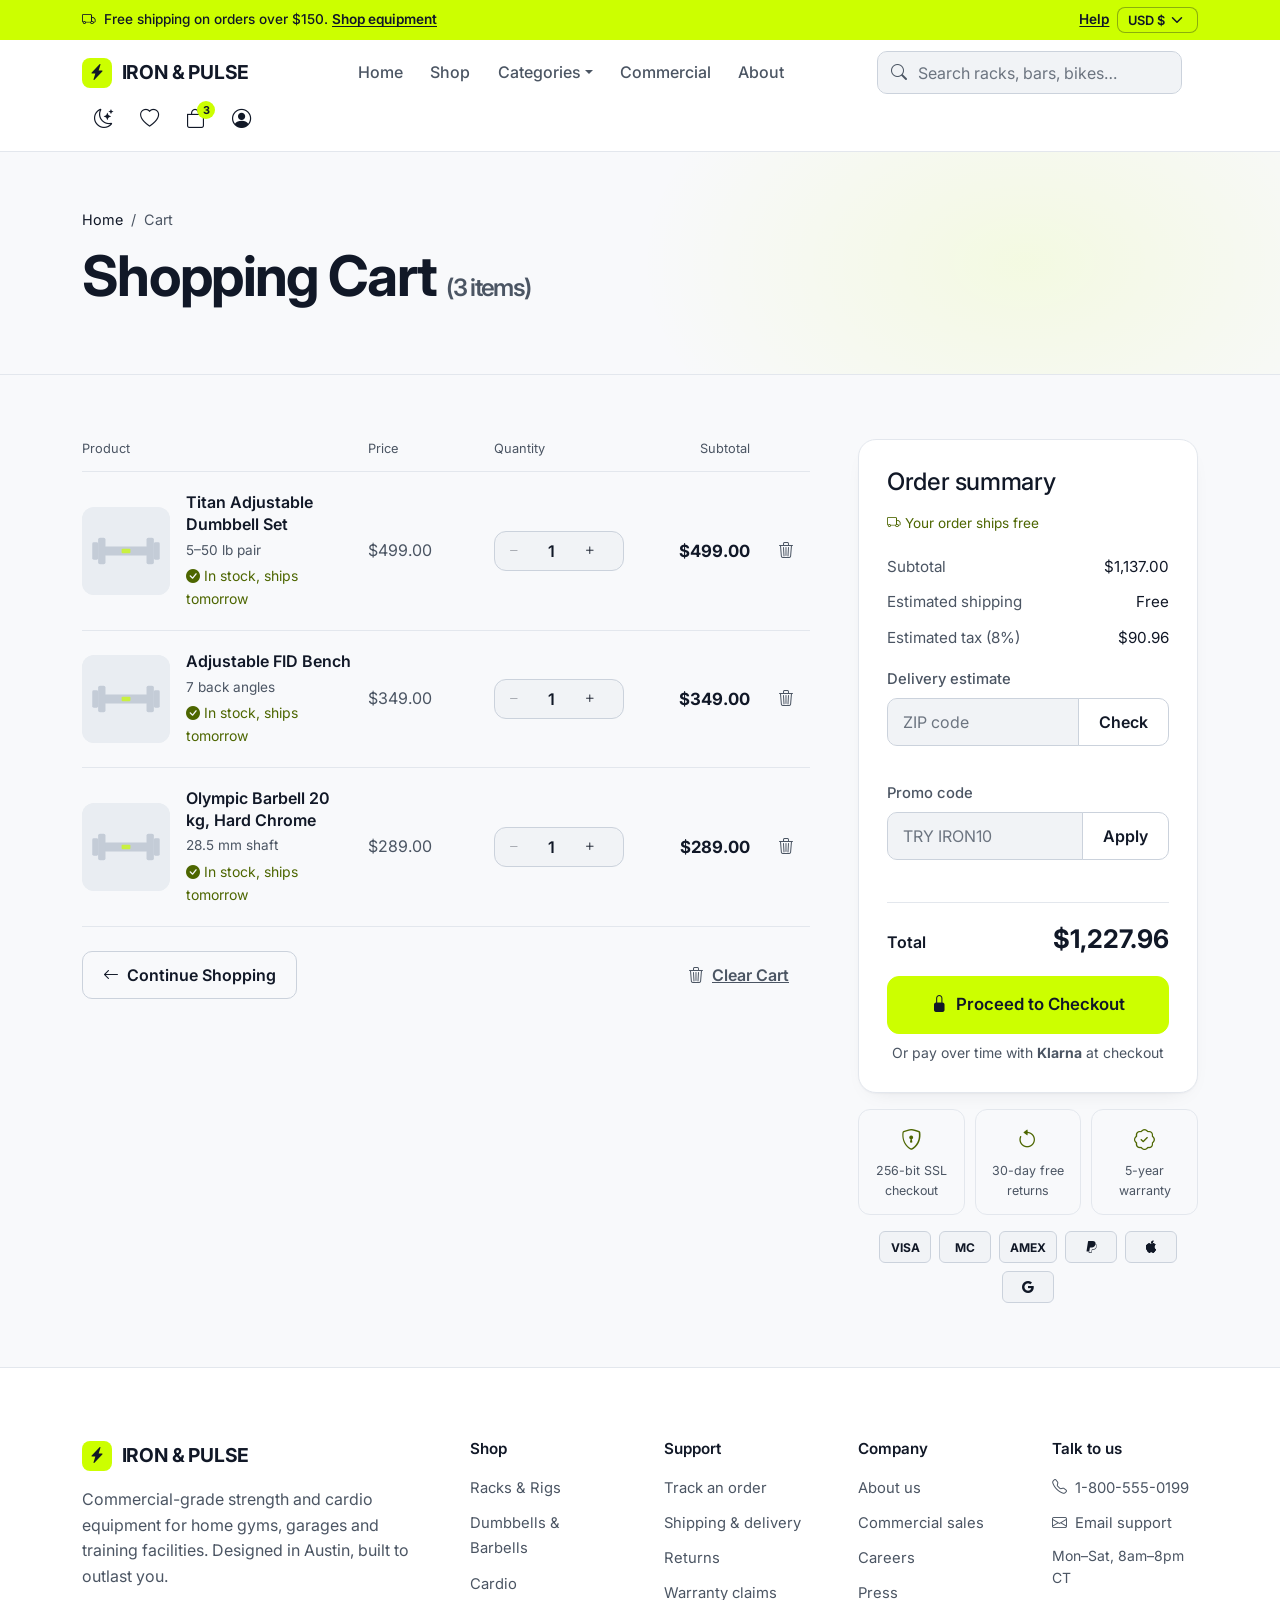
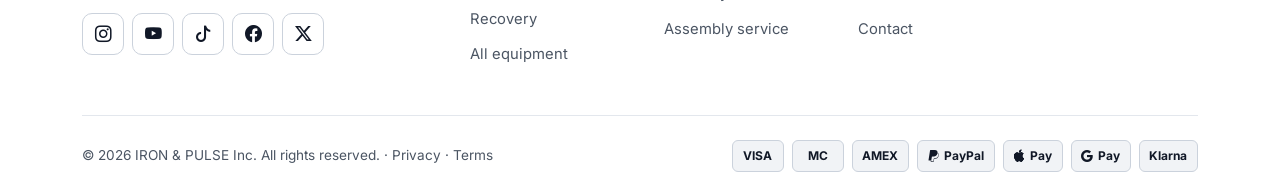
<file: cart.html>
<!doctype html>
<html lang="en" data-bs-theme="light">
<head>
  <meta charset="utf-8">
  <meta name="viewport" content="width=device-width, initial-scale=1">
  <title>Your cart · IRON & PULSE</title>
  <meta name="description" content="Review the equipment in your cart, apply a promo code and check out.">
  <meta name="theme-color" content="#ffffff">
  <script>try{var t=localStorage.getItem('ip-theme-v2');if(t==='light'||t==='dark')document.documentElement.setAttribute('data-bs-theme',t)}catch(e){}</script>
  <link rel="preconnect" href="https://images.unsplash.com">
  <link rel="preconnect" href="https://fonts.googleapis.com">
  <link rel="preconnect" href="https://fonts.gstatic.com" crossorigin>
  <link href="https://fonts.googleapis.com/css2?family=Inter:wght@400;500;600;700&display=swap" rel="stylesheet">
  <link href="https://cdn.jsdelivr.net/npm/bootstrap@5.3.3/dist/css/bootstrap.min.css" rel="stylesheet" integrity="sha384-QWTKZyjpPEjISv5WaRU9OFeRpok6YctnYmDr5pNlyT2bRjXh0JMhjY6hW+ALEwIH" crossorigin="anonymous">
  <link href="https://cdn.jsdelivr.net/npm/bootstrap-icons@1.11.3/font/bootstrap-icons.min.css" rel="stylesheet">
  <link href="assets/css/style.css" rel="stylesheet">
</head>
<body>
  <a class="skip-link" href="#main">Skip to content</a>

  <!-- Announcement bar -->
  <div class="announce">
    <div class="container d-flex align-items-center justify-content-between gap-3">
      <p class="mb-0 text-truncate announce-text"><i class="bi bi-truck me-2" aria-hidden="true"></i>Free shipping on orders over $150. <a href="products.html">Shop equipment</a></p>
      <div class="d-flex align-items-center gap-2 flex-shrink-0">
        <a href="#" class="d-none d-md-inline">Help</a>
        <label class="visually-hidden" for="currency-top">Currency</label>
        <select id="currency-top" class="form-select form-select-sm" data-currency>
          <option value="USD">USD $</option>
          <option value="EUR">EUR €</option>
          <option value="GBP">GBP £</option>
          <option value="QAR">QAR</option>
        </select>
      </div>
    </div>
  </div>

  <!-- Header / navigation -->
  <nav class="navbar navbar-expand-lg ip-nav sticky-top" aria-label="Main navigation">
    <div class="container">
      <a class="navbar-brand brand" href="index.html" aria-label="IRON &amp; PULSE home">
        <span class="brand-mark"><i class="bi bi-lightning-charge-fill" aria-hidden="true"></i></span>IRON &amp; PULSE
      </a>

      <div class="d-flex align-items-center gap-1 order-lg-3 ms-auto ms-lg-0">
        <button class="icon-btn d-none d-sm-inline-grid" type="button" data-theme-toggle aria-label="Switch theme"><i class="bi bi-sun"></i></button>
        <a class="icon-btn d-none d-sm-inline-grid" href="#" aria-label="Wishlist" data-bs-toggle="tooltip" data-bs-placement="bottom" data-bs-title="Wishlist">
          <i class="bi bi-heart"></i><span class="count-badge" data-wish-count data-empty="true">0</span>
        </a>
        <a class="icon-btn" href="cart.html" aria-label="Cart" data-bs-toggle="tooltip" data-bs-placement="bottom" data-bs-title="Cart">
          <i class="bi bi-bag"></i><span class="count-badge" data-cart-count data-empty="true">0</span>
        </a>
        <div class="dropdown d-none d-sm-block">
          <button class="icon-btn" type="button" data-bs-toggle="dropdown" aria-expanded="false" aria-label="Account menu"><i class="bi bi-person-circle"></i></button>
          <ul class="dropdown-menu dropdown-menu-end">
            <li><h6 class="dropdown-header">Signed in as Alex Rivera</h6></li>
            <li><a class="dropdown-item" href="order-success.html"><i class="bi bi-box-seam me-2"></i>My orders</a></li>
            <li><a class="dropdown-item" href="#"><i class="bi bi-heart me-2"></i>Wishlist</a></li>
            <li><a class="dropdown-item" href="#"><i class="bi bi-gear me-2"></i>Account settings</a></li>
            <li><hr class="dropdown-divider"></li>
            <li><a class="dropdown-item" href="#"><i class="bi bi-box-arrow-right me-2"></i>Sign out</a></li>
          </ul>
        </div>
        <button class="icon-btn d-lg-none" type="button" data-bs-toggle="collapse" data-bs-target="#mainNav" aria-controls="mainNav" aria-expanded="false" aria-label="Open menu">
          <i class="bi bi-list fs-3"></i>
        </button>
      </div>

      <div class="collapse navbar-collapse order-lg-2" id="mainNav">
        <ul class="navbar-nav mx-lg-auto mb-3 mb-lg-0">
          <li class="nav-item"><a class="nav-link" href="index.html">Home</a></li>
          <li class="nav-item"><a class="nav-link" href="products.html">Shop</a></li>
          <li class="nav-item dropdown">
            <a class="nav-link dropdown-toggle" href="#" role="button" data-bs-toggle="dropdown" aria-expanded="false">Categories</a>
            <ul class="dropdown-menu">
              <li><a class="dropdown-item" href="products.html?cat=racks"><i class="bi bi-grid-3x3 me-2"></i>Racks &amp; Rigs</a></li>
              <li><a class="dropdown-item" href="products.html?cat=dumbbells"><i class="bi bi-hexagon me-2"></i>Dumbbells &amp; Barbells</a></li>
              <li><a class="dropdown-item" href="products.html?cat=cardio"><i class="bi bi-heart-pulse me-2"></i>Cardio Equipment</a></li>
              <li><a class="dropdown-item" href="products.html?cat=benches"><i class="bi bi-layout-sidebar me-2"></i>Benches</a></li>
              <li><a class="dropdown-item" href="products.html?cat=recovery"><i class="bi bi-bandaid me-2"></i>Recovery &amp; Accessories</a></li>
              <li><hr class="dropdown-divider"></li>
              <li><a class="dropdown-item" href="products.html">All equipment</a></li>
            </ul>
          </li>
          <li class="nav-item"><a class="nav-link" href="index.html#commercial">Commercial</a></li>
          <li class="nav-item"><a class="nav-link" href="index.html#about">About</a></li>
        </ul>
        <form class="nav-search me-lg-3 mb-3 mb-lg-0" role="search" data-search>
          <i class="bi bi-search" aria-hidden="true"></i>
          <label class="visually-hidden" for="site-search">Search equipment</label>
          <input id="site-search" class="form-control" type="search" placeholder="Search racks, bars, bikes…" autocomplete="off">
        </form>
        <div class="d-flex gap-2 d-sm-none pb-3">
          <button class="btn btn-ip-ghost btn-sm" type="button" data-theme-toggle><i class="bi bi-sun"></i></button>
          <a class="btn btn-ip-ghost btn-sm flex-grow-1" href="#"><i class="bi bi-person-circle me-1"></i>Account</a>
        </div>
      </div>
    </div>
  </nav>

  <main id="main">
    <section class="page-banner" aria-labelledby="cart-title">
      <div class="container">
        <nav aria-label="breadcrumb">
          <ol class="breadcrumb">
            <li class="breadcrumb-item"><a href="index.html">Home</a></li>
            <li class="breadcrumb-item active" aria-current="page">Cart</li>
          </ol>
        </nav>
        <h1 id="cart-title">Shopping Cart <span class="text-muted fs-4 fw-semibold" id="cartCountLabel">(3 items)</span></h1>
      </div>
    </section>

    <section class="section-tight">
      <div class="container">
        <div class="row g-4 g-xl-5" id="cartLayout">
          <!-- Items -->
          <div class="col-lg-8">
            <div class="cart-head" aria-hidden="true">
              <span>Product</span><span>Price</span><span>Quantity</span><span class="text-end">Subtotal</span><span></span>
            </div>
            <div id="cartItems" aria-live="polite"></div>

            <div class="empty-state d-none" id="cartEmpty">
              <i class="bi bi-bag"></i>
              <h2 class="h4 mt-3">Your cart is empty</h2>
              <p class="text-muted mx-auto">Start with a rack or a set of dumbbells and build from there.</p>
              <a href="products.html" class="btn btn-ip">Shop equipment</a>
            </div>

            <div class="d-flex flex-wrap justify-content-between gap-3 mt-4" id="cartActions">
              <a href="products.html" class="btn btn-ip-ghost"><i class="bi bi-arrow-left me-2"></i>Continue Shopping</a>
              <button class="btn btn-link text-muted" type="button" data-bs-toggle="modal" data-bs-target="#clearModal"><i class="bi bi-trash3 me-2"></i>Clear Cart</button>
            </div>
          </div>

          <!-- Summary -->
          <aside class="col-lg-4" aria-labelledby="sum-title" id="summaryCol">
            <div class="sticky-buy">
              <div class="ip-card ip-card-pad">
                <h2 class="h4 mb-3" id="sum-title">Order summary</h2>
                <div class="free-ship" id="freeShip"></div>

                <div class="summary-line"><span>Subtotal</span><span id="sSub">$0.00</span></div>
                <div class="summary-line d-none" id="sDiscRow"><span>Discount <span class="tag tag-success ms-1" id="sPromoTag"></span></span><span class="text-accent" id="sDisc">−$0.00</span></div>
                <div class="summary-line"><span>Estimated shipping</span><span id="sShip">$0.00</span></div>
                <div class="summary-line"><span>Estimated tax (8%)</span><span id="sTax">$0.00</span></div>

                <form class="mt-3" id="zipForm" novalidate>
                  <label class="form-label small text-muted" for="zip">Delivery estimate</label>
                  <div class="input-group">
                    <input class="form-control" id="zip" inputmode="numeric" maxlength="5" pattern="[0-9]{5}" placeholder="ZIP code" autocomplete="postal-code">
                    <button class="btn btn-ip-ghost" type="submit">Check</button>
                  </div>
                  <div class="promo-msg" id="zipMsg" aria-live="polite"></div>
                </form>

                <form class="mt-2" id="promoForm" novalidate>
                  <label class="form-label small text-muted" for="promo">Promo code</label>
                  <div class="input-group">
                    <input class="form-control text-uppercase" id="promo" placeholder="Try IRON10" autocomplete="off">
                    <button class="btn btn-ip-ghost" type="submit">Apply</button>
                  </div>
                  <div class="promo-msg" id="promoMsg" aria-live="polite"></div>
                </form>

                <div class="summary-total"><span class="fw-semibold">Total</span><strong id="sTotal">$0.00</strong></div>
                <a href="checkout.html" class="btn btn-ip btn-lg w-100 mt-3" id="checkoutBtn"><i class="bi bi-lock-fill me-2"></i>Proceed to Checkout</a>
                <p class="small text-muted text-center mt-2 mb-0">Or pay over time with <strong>Klarna</strong> at checkout</p>
              </div>

              <div class="trust-row">
                <div class="trust"><i class="bi bi-shield-lock"></i>256-bit SSL checkout</div>
                <div class="trust"><i class="bi bi-arrow-counterclockwise"></i>30-day free returns</div>
                <div class="trust"><i class="bi bi-patch-check"></i>5-year warranty</div>
              </div>
              <div class="d-flex flex-wrap justify-content-center gap-2 mt-3" aria-label="Accepted payment methods">
                <span class="pay-chip">VISA</span><span class="pay-chip">MC</span><span class="pay-chip">AMEX</span>
                <span class="pay-chip"><i class="bi bi-paypal"></i></span><span class="pay-chip"><i class="bi bi-apple"></i></span><span class="pay-chip"><i class="bi bi-google"></i></span>
              </div>
            </div>
          </aside>
        </div>
      </div>
    </section>
  </main>

  <!-- Clear cart confirm -->
  <div class="modal fade" id="clearModal" tabindex="-1" aria-labelledby="clearModalLabel" aria-hidden="true">
    <div class="modal-dialog modal-dialog-centered modal-sm">
      <div class="modal-content">
        <div class="modal-body p-4">
          <h2 class="h5" id="clearModalLabel">Remove everything from your cart?</h2>
          <p class="text-muted small mb-0">Your promo code will be removed too. Saved wishlist items stay saved.</p>
        </div>
        <div class="modal-footer border-0 pt-0">
          <button type="button" class="btn btn-ip-ghost" data-bs-dismiss="modal">Keep items</button>
          <button type="button" class="btn btn-ip" id="confirmClear">Clear cart</button>
        </div>
      </div>
    </div>
  </div>

  <!-- Footer -->
  <footer class="site-footer" id="about">
    <div class="container">
      <div class="row g-5">
        <div class="col-lg-4">
          <a class="brand mb-3" href="index.html"><span class="brand-mark"><i class="bi bi-lightning-charge-fill" aria-hidden="true"></i></span>IRON &amp; PULSE</a>
          <p class="text-muted mb-4">Commercial-grade strength and cardio equipment for home gyms, garages and training facilities. Designed in Austin, built to outlast you.</p>
          <div class="social d-flex gap-2">
            <a href="#" aria-label="Instagram"><i class="bi bi-instagram"></i></a>
            <a href="#" aria-label="YouTube"><i class="bi bi-youtube"></i></a>
            <a href="#" aria-label="TikTok"><i class="bi bi-tiktok"></i></a>
            <a href="#" aria-label="Facebook"><i class="bi bi-facebook"></i></a>
            <a href="#" aria-label="X"><i class="bi bi-twitter-x"></i></a>
          </div>
        </div>
        <div class="col-6 col-md-3 col-lg-2">
          <h4>Shop</h4>
          <ul>
            <li><a href="products.html?cat=racks">Racks &amp; Rigs</a></li>
            <li><a href="products.html?cat=dumbbells">Dumbbells &amp; Barbells</a></li>
            <li><a href="products.html?cat=cardio">Cardio</a></li>
            <li><a href="products.html?cat=recovery">Recovery</a></li>
            <li><a href="products.html">All equipment</a></li>
          </ul>
        </div>
        <div class="col-6 col-md-3 col-lg-2">
          <h4>Support</h4>
          <ul>
            <li><a href="order-success.html">Track an order</a></li>
            <li><a href="#">Shipping &amp; delivery</a></li>
            <li><a href="#">Returns</a></li>
            <li><a href="#">Warranty claims</a></li>
            <li><a href="#">Assembly service</a></li>
          </ul>
        </div>
        <div class="col-6 col-md-3 col-lg-2">
          <h4>Company</h4>
          <ul>
            <li><a href="#">About us</a></li>
            <li><a href="index.html#commercial">Commercial sales</a></li>
            <li><a href="#">Careers</a></li>
            <li><a href="#">Press</a></li>
            <li><a href="#">Contact</a></li>
          </ul>
        </div>
        <div class="col-6 col-md-3 col-lg-2">
          <h4>Talk to us</h4>
          <ul>
            <li><a href="tel:+18005550199"><i class="bi bi-telephone me-2"></i>1-800-555-0199</a></li>
            <li><a href="mailto:hello@ironandpulse.com"><i class="bi bi-envelope me-2"></i>Email support</a></li>
            <li class="text-muted small">Mon–Sat, 8am–8pm CT</li>
          </ul>
        </div>
      </div>
      <div class="footer-bottom d-flex flex-column flex-md-row align-items-md-center justify-content-between gap-3">
        <span>© <span data-year>2026</span> IRON &amp; PULSE Inc. All rights reserved. · <a href="#" class="text-muted">Privacy</a> · <a href="#" class="text-muted">Terms</a></span>
        <div class="d-flex flex-wrap gap-2" aria-label="Accepted payment methods">
          <span class="pay-chip">VISA</span>
          <span class="pay-chip">MC</span>
          <span class="pay-chip">AMEX</span>
          <span class="pay-chip"><i class="bi bi-paypal"></i>PayPal</span>
          <span class="pay-chip"><i class="bi bi-apple"></i>Pay</span>
          <span class="pay-chip"><i class="bi bi-google"></i>Pay</span>
          <span class="pay-chip">Klarna</span>
        </div>
      </div>
    </div>
  </footer>

  <!-- Sticky mobile dock -->
  <nav class="mobile-dock d-lg-none" aria-label="Quick navigation">
    <a href="index.html"><i class="bi bi-house"></i><span>Home</span></a>
    <a href="products.html"><i class="bi bi-grid"></i><span>Shop</span></a>
    <a href="#"><i class="bi bi-heart"></i><span>Wishlist</span><span class="count-badge" data-wish-count data-empty="true">0</span></a>
    <a href="cart.html" class="active" aria-current="page"><i class="bi bi-bag"></i><span>Cart</span><span class="count-badge" data-cart-count data-empty="true">0</span></a>
    <a href="order-success.html"><i class="bi bi-person"></i><span>Account</span></a>
  </nav>

  <script src="https://cdn.jsdelivr.net/npm/bootstrap@5.3.3/dist/js/bootstrap.bundle.min.js" integrity="sha384-YvpcrYf0tY3lHB60NNkmXc5s9fDVZLESaAA55NDzOxhy9GkcIdslK1eN7N6jIeHz" crossorigin="anonymous"></script>
  <script src="assets/js/main.js"></script>
  <script>
    (function () {
      'use strict';
      const list = document.getElementById('cartItems');
      const $ = (id) => document.getElementById(id);

      function row(item, idx) {
        const sub = item.price * item.qty;
        return `
          <div class="cart-row" data-idx="${idx}">
            <a href="product-detail.html?id=${item.id}"><img class="cart-thumb" src="${item.img}" alt="${IP.escapeHtml(item.name)}" loading="lazy"></a>
            <div class="cart-info">
              <h3><a href="product-detail.html?id=${item.id}">${IP.escapeHtml(item.name)}</a></h3>
              <div class="spec">${IP.escapeHtml(item.spec)}</div>
              <div class="small text-accent mt-1"><i class="bi bi-check-circle-fill me-1"></i>In stock, ships tomorrow</div>
            </div>
            <div class="cart-controls">
              <span class="cart-unit" data-price="${item.price}">${IP.fmt(item.price)}</span>
              <div class="qty qty-sm">
                <button type="button" data-act="dec" aria-label="Decrease quantity of ${IP.escapeHtml(item.name)}" ${item.qty <= 1 ? 'disabled' : ''}><i class="bi bi-dash"></i></button>
                <input type="number" min="1" max="99" value="${item.qty}" inputmode="numeric" aria-label="Quantity of ${IP.escapeHtml(item.name)}" data-act="set">
                <button type="button" data-act="inc" aria-label="Increase quantity of ${IP.escapeHtml(item.name)}" ${item.qty >= 99 ? 'disabled' : ''}><i class="bi bi-plus"></i></button>
              </div>
              <span class="cart-sub text-md-end" data-price="${sub}">${IP.fmt(sub)}</span>
              <button class="trash-btn" type="button" data-act="remove" aria-label="Remove ${IP.escapeHtml(item.name)}" data-bs-toggle="tooltip" data-bs-title="Remove"><i class="bi bi-trash3"></i></button>
            </div>
          </div>`;
      }

      function render() {
        const cart = IP.getCart();
        const t = IP.totals(cart, 'standard');
        const empty = cart.length === 0;

        document.querySelectorAll('.tooltip').forEach((el) => el.remove());
        list.innerHTML = cart.map(row).join('');
        list.querySelectorAll('[data-bs-toggle="tooltip"]').forEach((el) => new bootstrap.Tooltip(el));
        $('cartEmpty').classList.toggle('d-none', !empty);
        $('cartActions').classList.toggle('d-none', empty);
        document.querySelector('.cart-head').classList.toggle('invisible', empty);
        $('summaryCol').classList.toggle('opacity-50', empty);
        $('checkoutBtn').classList.toggle('disabled', empty);
        $('checkoutBtn').setAttribute('aria-disabled', empty ? 'true' : 'false');
        $('cartCountLabel').textContent = `(${t.count} ${t.count === 1 ? 'item' : 'items'})`;

        $('sSub').textContent = IP.fmt(t.subtotal);
        $('sDiscRow').classList.toggle('d-none', !t.promo);
        if (t.promo) { $('sDisc').textContent = '−' + IP.fmt(t.discount); $('sPromoTag').textContent = t.promo.code; }
        $('sShip').textContent = t.shipping === 0 ? (empty ? IP.fmt(0) : 'Free') : IP.fmt(t.shipping);
        $('sTax').textContent = IP.fmt(t.tax);
        $('sTotal').textContent = IP.fmt(t.total);

        const remaining = IP.FREE_SHIP_AT - (t.subtotal - t.discount);
        const pct = Math.min(100, ((t.subtotal - t.discount) / IP.FREE_SHIP_AT) * 100);
        $('freeShip').innerHTML = empty ? '' : remaining > 0
          ? `<div class="mb-2">Add <strong>${IP.fmt(remaining)}</strong> more for free shipping</div><div class="progress" role="progressbar" aria-label="Progress to free shipping" aria-valuenow="${Math.round(pct)}" aria-valuemin="0" aria-valuemax="100"><div class="progress-bar" style="width:${pct}%"></div></div>`
          : '<span class="text-accent"><i class="bi bi-truck me-1"></i>Your order ships free</span>';

        if (t.promo) { $('promo').value = t.promo.code; }
      }

      function mutate(idx, fn) {
        const cart = IP.getCart();
        if (!cart[idx]) return;
        fn(cart, cart[idx]);
        IP.saveCart(cart);
        render();
      }

      list.addEventListener('click', (e) => {
        const btn = e.target.closest('[data-act]');
        if (!btn || btn.tagName === 'INPUT') return;
        const idx = Number(btn.closest('.cart-row').dataset.idx);
        const act = btn.dataset.act;
        if (act === 'inc') mutate(idx, (c, i) => { i.qty = Math.min(99, i.qty + 1); });
        if (act === 'dec') mutate(idx, (c, i) => { i.qty = Math.max(1, i.qty - 1); });
        if (act === 'remove') {
          const name = IP.getCart()[idx].name;
          mutate(idx, (c) => { c.splice(idx, 1); });
          IP.toast(`Removed <strong>${IP.escapeHtml(name)}</strong> from your cart`);
        }
      });
      list.addEventListener('change', (e) => {
        if (e.target.dataset.act !== 'set') return;
        const idx = Number(e.target.closest('.cart-row').dataset.idx);
        const v = Math.min(99, Math.max(1, parseInt(e.target.value, 10) || 1));
        mutate(idx, (c, i) => { i.qty = v; });
      });

      $('confirmClear').addEventListener('click', () => {
        IP.saveCart([]);
        IP.LS.remove('ip-promo');
        $('promo').value = '';
        $('promoMsg').textContent = '';
        bootstrap.Modal.getInstance($('clearModal')).hide();
        render();
      });

      $('promoForm').addEventListener('submit', (e) => {
        e.preventDefault();
        const code = $('promo').value.trim().toUpperCase();
        const msg = $('promoMsg');
        if (!code) { msg.className = 'promo-msg err'; msg.textContent = 'Enter a promo code first.'; return; }
        if (IP.PROMOS[code]) {
          IP.LS.set('ip-promo', code);
          msg.className = 'promo-msg ok';
          msg.innerHTML = `<i class="bi bi-check-circle-fill me-1"></i>${IP.PROMOS[code].pct}% off applied to your order.`;
        } else {
          IP.LS.remove('ip-promo');
          msg.className = 'promo-msg err';
          msg.textContent = `“${code}” isn't a valid code. Check the spelling or try IRON10.`;
        }
        render();
      });

      $('zipForm').addEventListener('submit', (e) => {
        e.preventDefault();
        const zip = $('zip').value.trim();
        const msg = $('zipMsg');
        if (!/^\d{5}$/.test(zip)) { msg.className = 'promo-msg err'; msg.textContent = 'Enter a 5-digit ZIP code.'; return; }
        const metro = Number(zip[0]) % 2 === 0;
        const d = new Date();
        d.setDate(d.getDate() + (metro ? 1 : 3));
        msg.className = 'promo-msg ok';
        msg.innerHTML = `<i class="bi bi-truck me-1"></i>Arrives by <strong>${d.toLocaleDateString('en-US', { weekday: 'short', month: 'short', day: 'numeric' })}</strong> to ${zip}`;
      });

      $('checkoutBtn').addEventListener('click', (e) => { if (IP.getCart().length === 0) e.preventDefault(); });
      document.addEventListener('ip:currency', render);
      render();
    })();
  </script>
</body>
</html>
</file>
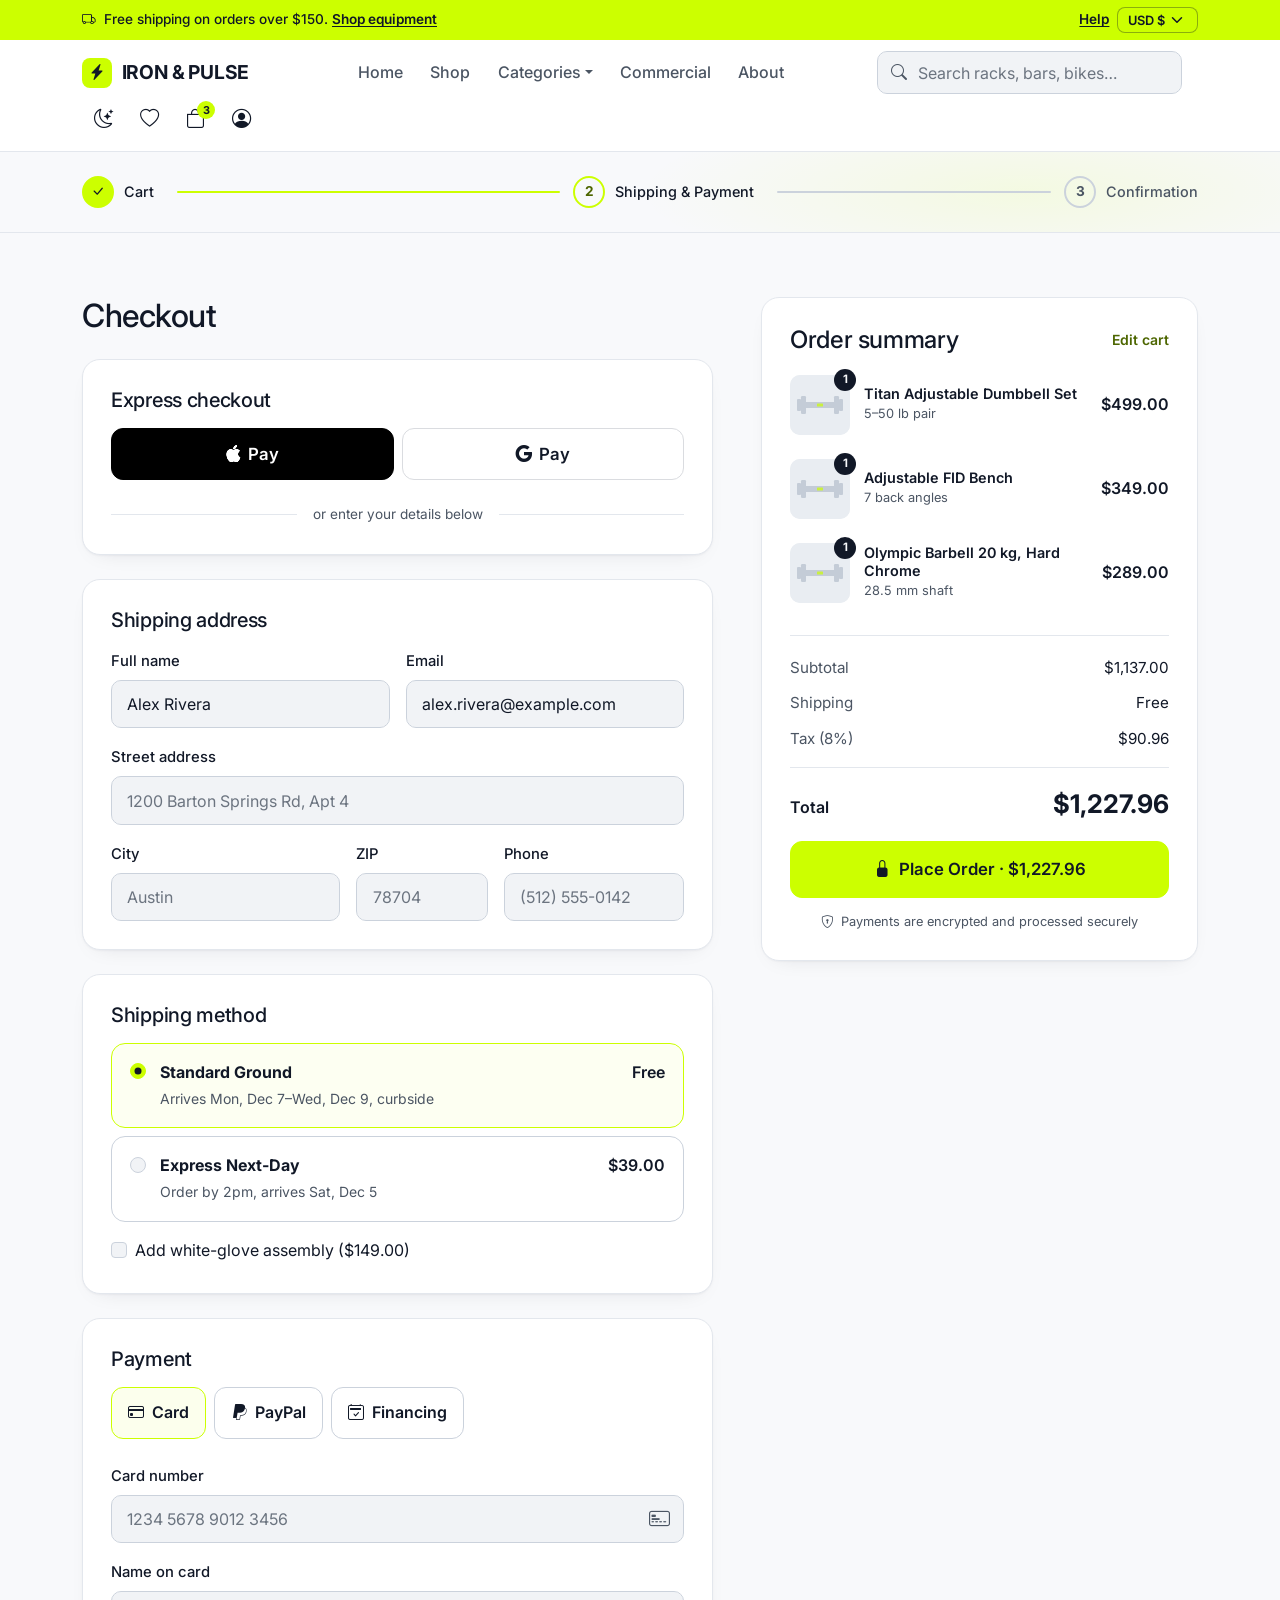
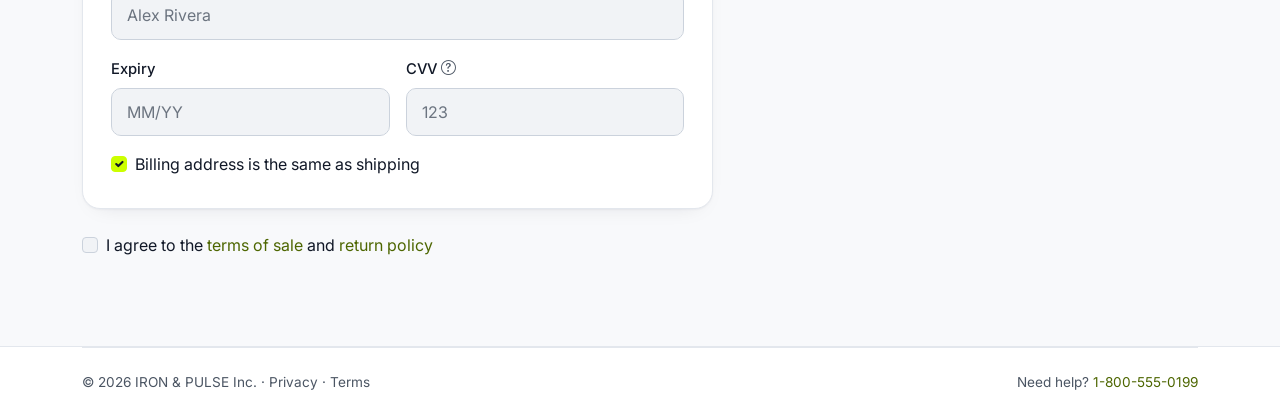
<file: checkout.html>
<!doctype html>
<html lang="en" data-bs-theme="light">
<head>
  <meta charset="utf-8">
  <meta name="viewport" content="width=device-width, initial-scale=1">
  <title>Checkout · IRON & PULSE</title>
  <meta name="description" content="Enter shipping and payment details to place your IRON & PULSE order.">
  <meta name="theme-color" content="#ffffff">
  <script>try{var t=localStorage.getItem('ip-theme-v2');if(t==='light'||t==='dark')document.documentElement.setAttribute('data-bs-theme',t)}catch(e){}</script>
  <link rel="preconnect" href="https://images.unsplash.com">
  <link rel="preconnect" href="https://fonts.googleapis.com">
  <link rel="preconnect" href="https://fonts.gstatic.com" crossorigin>
  <link href="https://fonts.googleapis.com/css2?family=Inter:wght@400;500;600;700&display=swap" rel="stylesheet">
  <link href="https://cdn.jsdelivr.net/npm/bootstrap@5.3.3/dist/css/bootstrap.min.css" rel="stylesheet" integrity="sha384-QWTKZyjpPEjISv5WaRU9OFeRpok6YctnYmDr5pNlyT2bRjXh0JMhjY6hW+ALEwIH" crossorigin="anonymous">
  <link href="https://cdn.jsdelivr.net/npm/bootstrap-icons@1.11.3/font/bootstrap-icons.min.css" rel="stylesheet">
  <link href="assets/css/style.css" rel="stylesheet">
</head>
<body>
  <a class="skip-link" href="#main">Skip to content</a>

  <!-- Announcement bar -->
  <div class="announce">
    <div class="container d-flex align-items-center justify-content-between gap-3">
      <p class="mb-0 text-truncate announce-text"><i class="bi bi-truck me-2" aria-hidden="true"></i>Free shipping on orders over $150. <a href="products.html">Shop equipment</a></p>
      <div class="d-flex align-items-center gap-2 flex-shrink-0">
        <a href="#" class="d-none d-md-inline">Help</a>
        <label class="visually-hidden" for="currency-top">Currency</label>
        <select id="currency-top" class="form-select form-select-sm" data-currency>
          <option value="USD">USD $</option>
          <option value="EUR">EUR €</option>
          <option value="GBP">GBP £</option>
          <option value="QAR">QAR</option>
        </select>
      </div>
    </div>
  </div>

  <!-- Header / navigation -->
  <nav class="navbar navbar-expand-lg ip-nav sticky-top" aria-label="Main navigation">
    <div class="container">
      <a class="navbar-brand brand" href="index.html" aria-label="IRON &amp; PULSE home">
        <span class="brand-mark"><i class="bi bi-lightning-charge-fill" aria-hidden="true"></i></span>IRON &amp; PULSE
      </a>

      <div class="d-flex align-items-center gap-1 order-lg-3 ms-auto ms-lg-0">
        <button class="icon-btn d-none d-sm-inline-grid" type="button" data-theme-toggle aria-label="Switch theme"><i class="bi bi-sun"></i></button>
        <a class="icon-btn d-none d-sm-inline-grid" href="#" aria-label="Wishlist" data-bs-toggle="tooltip" data-bs-placement="bottom" data-bs-title="Wishlist">
          <i class="bi bi-heart"></i><span class="count-badge" data-wish-count data-empty="true">0</span>
        </a>
        <a class="icon-btn" href="cart.html" aria-label="Cart" data-bs-toggle="tooltip" data-bs-placement="bottom" data-bs-title="Cart">
          <i class="bi bi-bag"></i><span class="count-badge" data-cart-count data-empty="true">0</span>
        </a>
        <div class="dropdown d-none d-sm-block">
          <button class="icon-btn" type="button" data-bs-toggle="dropdown" aria-expanded="false" aria-label="Account menu"><i class="bi bi-person-circle"></i></button>
          <ul class="dropdown-menu dropdown-menu-end">
            <li><h6 class="dropdown-header">Signed in as Alex Rivera</h6></li>
            <li><a class="dropdown-item" href="order-success.html"><i class="bi bi-box-seam me-2"></i>My orders</a></li>
            <li><a class="dropdown-item" href="#"><i class="bi bi-heart me-2"></i>Wishlist</a></li>
            <li><a class="dropdown-item" href="#"><i class="bi bi-gear me-2"></i>Account settings</a></li>
            <li><hr class="dropdown-divider"></li>
            <li><a class="dropdown-item" href="#"><i class="bi bi-box-arrow-right me-2"></i>Sign out</a></li>
          </ul>
        </div>
        <button class="icon-btn d-lg-none" type="button" data-bs-toggle="collapse" data-bs-target="#mainNav" aria-controls="mainNav" aria-expanded="false" aria-label="Open menu">
          <i class="bi bi-list fs-3"></i>
        </button>
      </div>

      <div class="collapse navbar-collapse order-lg-2" id="mainNav">
        <ul class="navbar-nav mx-lg-auto mb-3 mb-lg-0">
          <li class="nav-item"><a class="nav-link" href="index.html">Home</a></li>
          <li class="nav-item"><a class="nav-link" href="products.html">Shop</a></li>
          <li class="nav-item dropdown">
            <a class="nav-link dropdown-toggle" href="#" role="button" data-bs-toggle="dropdown" aria-expanded="false">Categories</a>
            <ul class="dropdown-menu">
              <li><a class="dropdown-item" href="products.html?cat=racks"><i class="bi bi-grid-3x3 me-2"></i>Racks &amp; Rigs</a></li>
              <li><a class="dropdown-item" href="products.html?cat=dumbbells"><i class="bi bi-hexagon me-2"></i>Dumbbells &amp; Barbells</a></li>
              <li><a class="dropdown-item" href="products.html?cat=cardio"><i class="bi bi-heart-pulse me-2"></i>Cardio Equipment</a></li>
              <li><a class="dropdown-item" href="products.html?cat=benches"><i class="bi bi-layout-sidebar me-2"></i>Benches</a></li>
              <li><a class="dropdown-item" href="products.html?cat=recovery"><i class="bi bi-bandaid me-2"></i>Recovery &amp; Accessories</a></li>
              <li><hr class="dropdown-divider"></li>
              <li><a class="dropdown-item" href="products.html">All equipment</a></li>
            </ul>
          </li>
          <li class="nav-item"><a class="nav-link" href="index.html#commercial">Commercial</a></li>
          <li class="nav-item"><a class="nav-link" href="index.html#about">About</a></li>
        </ul>
        <form class="nav-search me-lg-3 mb-3 mb-lg-0" role="search" data-search>
          <i class="bi bi-search" aria-hidden="true"></i>
          <label class="visually-hidden" for="site-search">Search equipment</label>
          <input id="site-search" class="form-control" type="search" placeholder="Search racks, bars, bikes…" autocomplete="off">
        </form>
        <div class="d-flex gap-2 d-sm-none pb-3">
          <button class="btn btn-ip-ghost btn-sm" type="button" data-theme-toggle><i class="bi bi-sun"></i></button>
          <a class="btn btn-ip-ghost btn-sm flex-grow-1" href="#"><i class="bi bi-person-circle me-1"></i>Account</a>
        </div>
      </div>
    </div>
  </nav>

  <main id="main">
    <section class="page-banner py-4" aria-label="Checkout progress">
      <div class="container">
        <ol class="steps" aria-label="Checkout steps">
          <li class="done"><span class="dot"><i class="bi bi-check-lg"></i></span><a href="cart.html" class="step-label">Cart</a></li>
          <li class="current" aria-current="step"><span class="dot">2</span><span class="step-label">Shipping &amp; Payment</span></li>
          <li><span class="dot">3</span><span class="step-label">Confirmation</span></li>
        </ol>
      </div>
    </section>

    <section class="section-tight">
      <div class="container">
        <div class="row g-4 g-xl-5">
          <!-- Form -->
          <div class="col-lg-7">
            <h1 class="h2 mb-4">Checkout</h1>

            <div class="ip-card ip-card-pad mb-4">
              <h2 class="h5 mb-3">Express checkout</h2>
              <div class="row g-2">
                <div class="col-sm-6"><button type="button" class="btn express-btn express-apple" data-express="Apple Pay"><i class="bi bi-apple"></i>Pay</button></div>
                <div class="col-sm-6"><button type="button" class="btn express-btn express-google" data-express="Google Pay"><i class="bi bi-google"></i>Pay</button></div>
              </div>
              <div class="or-divider mb-0">or enter your details below</div>
            </div>

            <form id="checkoutForm" class="needs-validation" novalidate>
              <!-- Shipping address -->
              <div class="ip-card ip-card-pad mb-4">
                <h2 class="h5 mb-3">Shipping address</h2>
                <div class="row g-3">
                  <div class="col-md-6">
                    <label class="form-label" for="fullName">Full name</label>
                    <input class="form-control" id="fullName" autocomplete="name" required value="Alex Rivera">
                    <div class="invalid-feedback">Enter the name for delivery.</div>
                  </div>
                  <div class="col-md-6">
                    <label class="form-label" for="email">Email</label>
                    <input class="form-control" id="email" type="email" autocomplete="email" required value="alex.rivera@example.com">
                    <div class="invalid-feedback">Enter an email like name@example.com.</div>
                  </div>
                  <div class="col-12">
                    <label class="form-label" for="address">Street address</label>
                    <input class="form-control" id="address" autocomplete="street-address" required placeholder="1200 Barton Springs Rd, Apt 4">
                    <div class="invalid-feedback">Enter the street address for delivery.</div>
                  </div>
                  <div class="col-md-5">
                    <label class="form-label" for="city">City</label>
                    <input class="form-control" id="city" autocomplete="address-level2" required placeholder="Austin">
                    <div class="invalid-feedback">Enter a city.</div>
                  </div>
                  <div class="col-6 col-md-3">
                    <label class="form-label" for="zipCode">ZIP</label>
                    <input class="form-control" id="zipCode" autocomplete="postal-code" inputmode="numeric" pattern="[0-9]{5}" maxlength="5" required placeholder="78704">
                    <div class="invalid-feedback">Use 5 digits.</div>
                  </div>
                  <div class="col-6 col-md-4">
                    <label class="form-label" for="phone">Phone</label>
                    <input class="form-control" id="phone" type="tel" autocomplete="tel" required placeholder="(512) 555-0142" pattern="[0-9()+\-\s]{10,}">
                    <div class="invalid-feedback">Enter a phone number so the driver can call.</div>
                  </div>
                </div>
              </div>

              <!-- Shipping method -->
              <div class="ip-card ip-card-pad mb-4">
                <h2 class="h5 mb-3">Shipping method</h2>
                <div class="d-grid gap-2" role="radiogroup" aria-label="Shipping method">
                  <label class="ship-option" for="shipStd">
                    <input class="form-check-input" type="radio" name="ship" id="shipStd" value="standard" checked>
                    <span><strong class="d-block">Standard Ground</strong><span class="small text-muted" id="stdEta">3–5 business days, curbside</span></span>
                    <span class="price" id="stdPrice">Free</span>
                  </label>
                  <label class="ship-option" for="shipExp">
                    <input class="form-check-input" type="radio" name="ship" id="shipExp" value="express">
                    <span><strong class="d-block">Express Next-Day</strong><span class="small text-muted" id="expEta">Order by 2pm, delivered tomorrow</span></span>
                    <span class="price" data-price="39">$39.00</span>
                  </label>
                </div>
                <div class="form-check mt-3">
                  <input class="form-check-input" type="checkbox" id="assembly">
                  <label class="form-check-label" for="assembly">Add white-glove assembly (<span data-price="149">$149.00</span>)</label>
                </div>
              </div>

              <!-- Payment -->
              <div class="ip-card ip-card-pad mb-4">
                <h2 class="h5 mb-3">Payment</h2>
                <ul class="nav pay-tabs mb-4" id="payTabs" role="tablist">
                  <li class="nav-item" role="presentation"><button class="nav-link active" id="card-tab" data-bs-toggle="tab" data-bs-target="#card-pane" type="button" role="tab" aria-controls="card-pane" aria-selected="true" data-method="card"><i class="bi bi-credit-card"></i>Card</button></li>
                  <li class="nav-item" role="presentation"><button class="nav-link" id="paypal-tab" data-bs-toggle="tab" data-bs-target="#paypal-pane" type="button" role="tab" aria-controls="paypal-pane" aria-selected="false" data-method="paypal"><i class="bi bi-paypal"></i>PayPal</button></li>
                  <li class="nav-item" role="presentation"><button class="nav-link" id="klarna-tab" data-bs-toggle="tab" data-bs-target="#klarna-pane" type="button" role="tab" aria-controls="klarna-pane" aria-selected="false" data-method="klarna"><i class="bi bi-calendar2-check"></i>Financing</button></li>
                </ul>
                <div class="tab-content">
                  <div class="tab-pane fade show active" id="card-pane" role="tabpanel" aria-labelledby="card-tab" tabindex="0">
                    <div class="row g-3">
                      <div class="col-12">
                        <label class="form-label" for="cardNumber">Card number</label>
                        <div class="card-field">
                          <input class="form-control" id="cardNumber" inputmode="numeric" autocomplete="cc-number" placeholder="1234 5678 9012 3456" maxlength="19" required data-card>
                          <i class="bi bi-credit-card-2-front brand-ic" id="cardBrand" aria-hidden="true"></i>
                          <div class="invalid-feedback">Enter the 15 or 16 digits on your card.</div>
                        </div>
                      </div>
                      <div class="col-12">
                        <label class="form-label" for="cardName">Name on card</label>
                        <input class="form-control" id="cardName" autocomplete="cc-name" required data-card placeholder="Alex Rivera">
                        <div class="invalid-feedback">Enter the name exactly as printed on the card.</div>
                      </div>
                      <div class="col-6">
                        <label class="form-label" for="cardExp">Expiry</label>
                        <input class="form-control" id="cardExp" inputmode="numeric" autocomplete="cc-exp" placeholder="MM/YY" maxlength="5" required data-card>
                        <div class="invalid-feedback">Use MM/YY with a future date.</div>
                      </div>
                      <div class="col-6">
                        <label class="form-label" for="cardCvv">CVV <i class="bi bi-question-circle text-muted" data-bs-toggle="tooltip" data-bs-title="3 digits on the back, or 4 on the front for Amex" tabindex="0" aria-label="CVV help"></i></label>
                        <input class="form-control" id="cardCvv" inputmode="numeric" autocomplete="cc-csc" placeholder="123" maxlength="4" pattern="[0-9]{3,4}" required data-card>
                        <div class="invalid-feedback">Enter the 3 or 4 digit code.</div>
                      </div>
                      <div class="col-12">
                        <div class="form-check">
                          <input class="form-check-input" type="checkbox" id="sameBilling" checked>
                          <label class="form-check-label" for="sameBilling">Billing address is the same as shipping</label>
                        </div>
                      </div>
                    </div>
                  </div>
                  <div class="tab-pane fade" id="paypal-pane" role="tabpanel" aria-labelledby="paypal-tab" tabindex="0">
                    <div class="d-flex gap-3 align-items-start">
                      <i class="bi bi-paypal fs-2 text-accent"></i>
                      <p class="mb-0 text-muted">When you place your order you'll sign in to PayPal to approve the payment, then return here for your confirmation.</p>
                    </div>
                  </div>
                  <div class="tab-pane fade" id="klarna-pane" role="tabpanel" aria-labelledby="klarna-tab" tabindex="0">
                    <p class="text-muted">Split your order into payments. Approval takes about a minute and won't affect your credit score.</p>
                    <div class="d-grid gap-2" role="radiogroup" aria-label="Financing plan">
                      <label class="ship-option" for="plan4">
                        <input class="form-check-input" type="radio" name="plan" id="plan4" value="4" checked>
                        <span><strong class="d-block">4 interest-free payments</strong><span class="small text-muted">Every 2 weeks</span></span>
                        <span class="price" id="plan4Amt">$0.00</span>
                      </label>
                      <label class="ship-option" for="plan12">
                        <input class="form-check-input" type="radio" name="plan" id="plan12" value="12">
                        <span><strong class="d-block">12 monthly payments</strong><span class="small text-muted">0% APR for qualified buyers</span></span>
                        <span class="price" id="plan12Amt">$0.00</span>
                      </label>
                    </div>
                  </div>
                </div>
              </div>

              <div class="form-check mb-4">
                <input class="form-check-input" type="checkbox" id="terms" required>
                <label class="form-check-label" for="terms">I agree to the <a href="#" class="text-accent">terms of sale</a> and <a href="#" class="text-accent">return policy</a></label>
                <div class="invalid-feedback">Accept the terms to place your order.</div>
              </div>
              <button class="btn btn-ip btn-lg w-100 d-lg-none" type="submit"><i class="bi bi-lock-fill me-2"></i>Place Order · <span class="js-total">$0.00</span></button>
            </form>
          </div>

          <!-- Summary -->
          <aside class="col-lg-5" aria-labelledby="co-sum-title">
            <div class="sticky-buy">
              <div class="ip-card ip-card-pad">
                <div class="d-flex justify-content-between align-items-center mb-2">
                  <h2 class="h4 mb-0" id="co-sum-title">Order summary</h2>
                  <a href="cart.html" class="small text-accent fw-semibold">Edit cart</a>
                </div>
                <div id="miniItems"></div>
                <hr class="divider">
                <div class="summary-line"><span>Subtotal</span><span id="cSub">$0.00</span></div>
                <div class="summary-line d-none" id="cDiscRow"><span>Discount <span class="tag tag-success ms-1" id="cPromo"></span></span><span class="text-accent" id="cDisc">−$0.00</span></div>
                <div class="summary-line"><span>Shipping</span><span id="cShip">Free</span></div>
                <div class="summary-line d-none" id="cAsmRow"><span>Assembly</span><span data-price="149">$149.00</span></div>
                <div class="summary-line"><span>Tax (8%)</span><span id="cTax">$0.00</span></div>
                <div class="summary-total"><span class="fw-semibold">Total</span><strong id="cTotal">$0.00</strong></div>
                <button class="btn btn-ip btn-lg w-100 mt-3" type="submit" form="checkoutForm" id="placeOrder"><i class="bi bi-lock-fill me-2"></i>Place Order</button>
                <div class="secure-note"><i class="bi bi-shield-lock"></i>Payments are encrypted and processed securely</div>
              </div>
            </div>
          </aside>
        </div>
      </div>
    </section>
  </main>

  <footer class="site-footer pt-0">
    <div class="container">
      <div class="footer-bottom mt-0 d-flex flex-column flex-md-row justify-content-between gap-2">
        <span>© <span data-year>2026</span> IRON &amp; PULSE Inc. · <a href="#" class="text-muted">Privacy</a> · <a href="#" class="text-muted">Terms</a></span>
        <span>Need help? <a href="tel:+18005550199" class="text-accent">1-800-555-0199</a></span>
      </div>
    </div>
  </footer>

  <!-- Sticky mobile dock -->
  <nav class="mobile-dock d-lg-none" aria-label="Quick navigation">
    <a href="index.html"><i class="bi bi-house"></i><span>Home</span></a>
    <a href="products.html"><i class="bi bi-grid"></i><span>Shop</span></a>
    <a href="#"><i class="bi bi-heart"></i><span>Wishlist</span><span class="count-badge" data-wish-count data-empty="true">0</span></a>
    <a href="cart.html" class="active" aria-current="page"><i class="bi bi-bag"></i><span>Cart</span><span class="count-badge" data-cart-count data-empty="true">0</span></a>
    <a href="order-success.html"><i class="bi bi-person"></i><span>Account</span></a>
  </nav>

  <script src="https://cdn.jsdelivr.net/npm/bootstrap@5.3.3/dist/js/bootstrap.bundle.min.js" integrity="sha384-YvpcrYf0tY3lHB60NNkmXc5s9fDVZLESaAA55NDzOxhy9GkcIdslK1eN7N6jIeHz" crossorigin="anonymous"></script>
  <script src="assets/js/main.js"></script>
  <script>
    (function () {
      'use strict';
      const $ = (id) => document.getElementById(id);
      const form = $('checkoutForm');
      let payMethod = 'card';

      const shipMethod = () => (form.querySelector('input[name="ship"]:checked') || {}).value || 'standard';
      const assembly = () => $('assembly').checked ? 149 : 0;
      const dayLabel = (n) => { const d = new Date(); d.setDate(d.getDate() + n); return d.toLocaleDateString('en-US', { weekday: 'short', month: 'short', day: 'numeric' }); };

      function compute() {
        const cart = IP.getCart();
        const t = IP.totals(cart, shipMethod());
        t.assembly = cart.length ? assembly() : 0;
        t.total += t.assembly;
        return { cart, t };
      }

      function render() {
        const { cart, t } = compute();
        $('miniItems').innerHTML = cart.length
          ? cart.map((i) => `
            <div class="mini-item">
              <div class="mini-thumb"><img src="${i.img}" alt="" loading="lazy"><span class="q" aria-label="Quantity">${i.qty}</span></div>
              <div><div class="t">${IP.escapeHtml(i.name)}</div><div class="s">${IP.escapeHtml(i.spec)}</div></div>
              <span class="fw-semibold" data-price="${i.price * i.qty}">${IP.fmt(i.price * i.qty)}</span>
            </div>`).join('')
          : '<div class="empty-state py-4 mt-3"><p class="text-muted mx-auto mb-3">Your cart is empty.</p><a class="btn btn-ip btn-sm" href="products.html">Shop equipment</a></div>';

        $('cSub').textContent = IP.fmt(t.subtotal);
        $('cDiscRow').classList.toggle('d-none', !t.promo);
        if (t.promo) { $('cPromo').textContent = t.promo.code; $('cDisc').textContent = '−' + IP.fmt(t.discount); }
        $('cShip').textContent = t.shipping === 0 ? 'Free' : IP.fmt(t.shipping);
        $('cAsmRow').classList.toggle('d-none', !t.assembly);
        $('cTax').textContent = IP.fmt(t.tax);
        $('cTotal').textContent = IP.fmt(t.total);
        document.querySelectorAll('.js-total').forEach((el) => { el.textContent = IP.fmt(t.total); });
        $('placeOrder').innerHTML = `<i class="bi bi-lock-fill me-2"></i>Place Order · ${IP.fmt(t.total)}`;

        const std = IP.totals(cart, 'standard');
        $('stdPrice').textContent = std.shipping === 0 ? 'Free' : IP.fmt(std.shipping);
        $('stdEta').textContent = `Arrives ${dayLabel(3)}–${dayLabel(5)}, curbside`;
        $('expEta').textContent = `Order by 2pm, arrives ${dayLabel(1)}`;
        $('plan4Amt').textContent = IP.fmt(t.total / 4) + ' × 4';
        $('plan12Amt').textContent = IP.fmt(t.total / 12) + '/mo';
        IP.applyPrices();
      }

      // Payment tab switching toggles which fields are required
      document.querySelectorAll('#payTabs [data-bs-toggle="tab"]').forEach((tab) => {
        tab.addEventListener('shown.bs.tab', () => {
          payMethod = tab.dataset.method;
          form.querySelectorAll('[data-card]').forEach((f) => { f.required = payMethod === 'card'; });
          if (payMethod === 'card') { num.dispatchEvent(new Event('input')); exp.dispatchEvent(new Event('input')); }
          else { num.setCustomValidity(''); exp.setCustomValidity(''); }
        });
      });

      // Card input formatting
      const num = $('cardNumber');
      num.addEventListener('input', () => {
        const digits = num.value.replace(/\D/g, '').slice(0, 16);
        num.value = digits.replace(/(.{4})/g, '$1 ').trim();
        const brand = /^3[47]/.test(digits) ? 'AMEX' : /^4/.test(digits) ? 'VISA' : /^5[1-5]/.test(digits) ? 'MC' : '';
        const ic = $('cardBrand');
        ic.className = 'brand-ic ' + (brand ? 'small fw-bold' : 'bi bi-credit-card-2-front');
        ic.textContent = brand;
        num.setCustomValidity(digits.length === 15 || digits.length === 16 ? '' : 'invalid');
      });
      const exp = $('cardExp');
      exp.addEventListener('input', () => {
        let v = exp.value.replace(/\D/g, '').slice(0, 4);
        if (v.length >= 3) v = v.slice(0, 2) + '/' + v.slice(2);
        exp.value = v;
        const m = /^(\d{2})\/(\d{2})$/.exec(v);
        let ok = false;
        if (m) {
          const mm = Number(m[1]); const yy = 2000 + Number(m[2]);
          const now = new Date();
          ok = mm >= 1 && mm <= 12 && (yy > now.getFullYear() || (yy === now.getFullYear() && mm >= now.getMonth() + 1));
        }
        exp.setCustomValidity(ok ? '' : 'invalid');
      });
      $('cardCvv').addEventListener('input', (e) => { e.target.value = e.target.value.replace(/\D/g, '').slice(0, 4); });
      $('zipCode').addEventListener('input', (e) => { e.target.value = e.target.value.replace(/\D/g, '').slice(0, 5); });
      num.setCustomValidity('invalid');
      exp.setCustomValidity('invalid');

      function placeOrder(paymentLabel, express) {
        const { cart, t } = compute();
        if (!cart.length) { IP.toast('Add something to your cart before checking out.'); return; }
        const val = (id) => $(id).value.trim();
        const order = {
          number: 'IP-98402',
          placedAt: Date.now(),
          items: cart,
          totals: t,
          method: shipMethod(),
          payment: paymentLabel,
          customer: express
            ? { name: 'Alex Rivera', email: 'alex.rivera@example.com', address: '1200 Barton Springs Rd, Apt 4', city: 'Austin', zip: '78704', phone: '(512) 555-0142' }
            : { name: val('fullName'), email: val('email'), address: val('address'), city: val('city'), zip: val('zipCode'), phone: val('phone') }
        };
        IP.LS.set('ip-last-order', order);
        IP.saveCart([]);
        IP.LS.remove('ip-promo');
        window.location.href = 'order-success.html';
      }

      form.addEventListener('submit', (e) => {
        e.preventDefault();
        form.classList.add('was-validated');
        if (!form.checkValidity()) {
          const first = form.querySelector(':invalid');
          if (first) { first.scrollIntoView({ behavior: 'smooth', block: 'center' }); first.focus({ preventScroll: true }); }
          return;
        }
        let label = 'PayPal';
        if (payMethod === 'card') {
          const digits = num.value.replace(/\D/g, '');
          const brand = $('cardBrand').textContent || 'Card';
          label = `${brand} ending ${digits.slice(-4)}`;
        } else if (payMethod === 'klarna') {
          label = form.querySelector('input[name="plan"]:checked').value === '4' ? 'Klarna · 4 payments' : 'Klarna · 12 months';
        }
        placeOrder(label, false);
      });

      document.querySelectorAll('[data-express]').forEach((b) => b.addEventListener('click', () => placeOrder(b.dataset.express, true)));
      form.addEventListener('change', (e) => { if (e.target.name === 'ship' || e.target.id === 'assembly') render(); });
      document.addEventListener('ip:currency', render);
      render();
    })();
  </script>
</body>
</html>
</file>
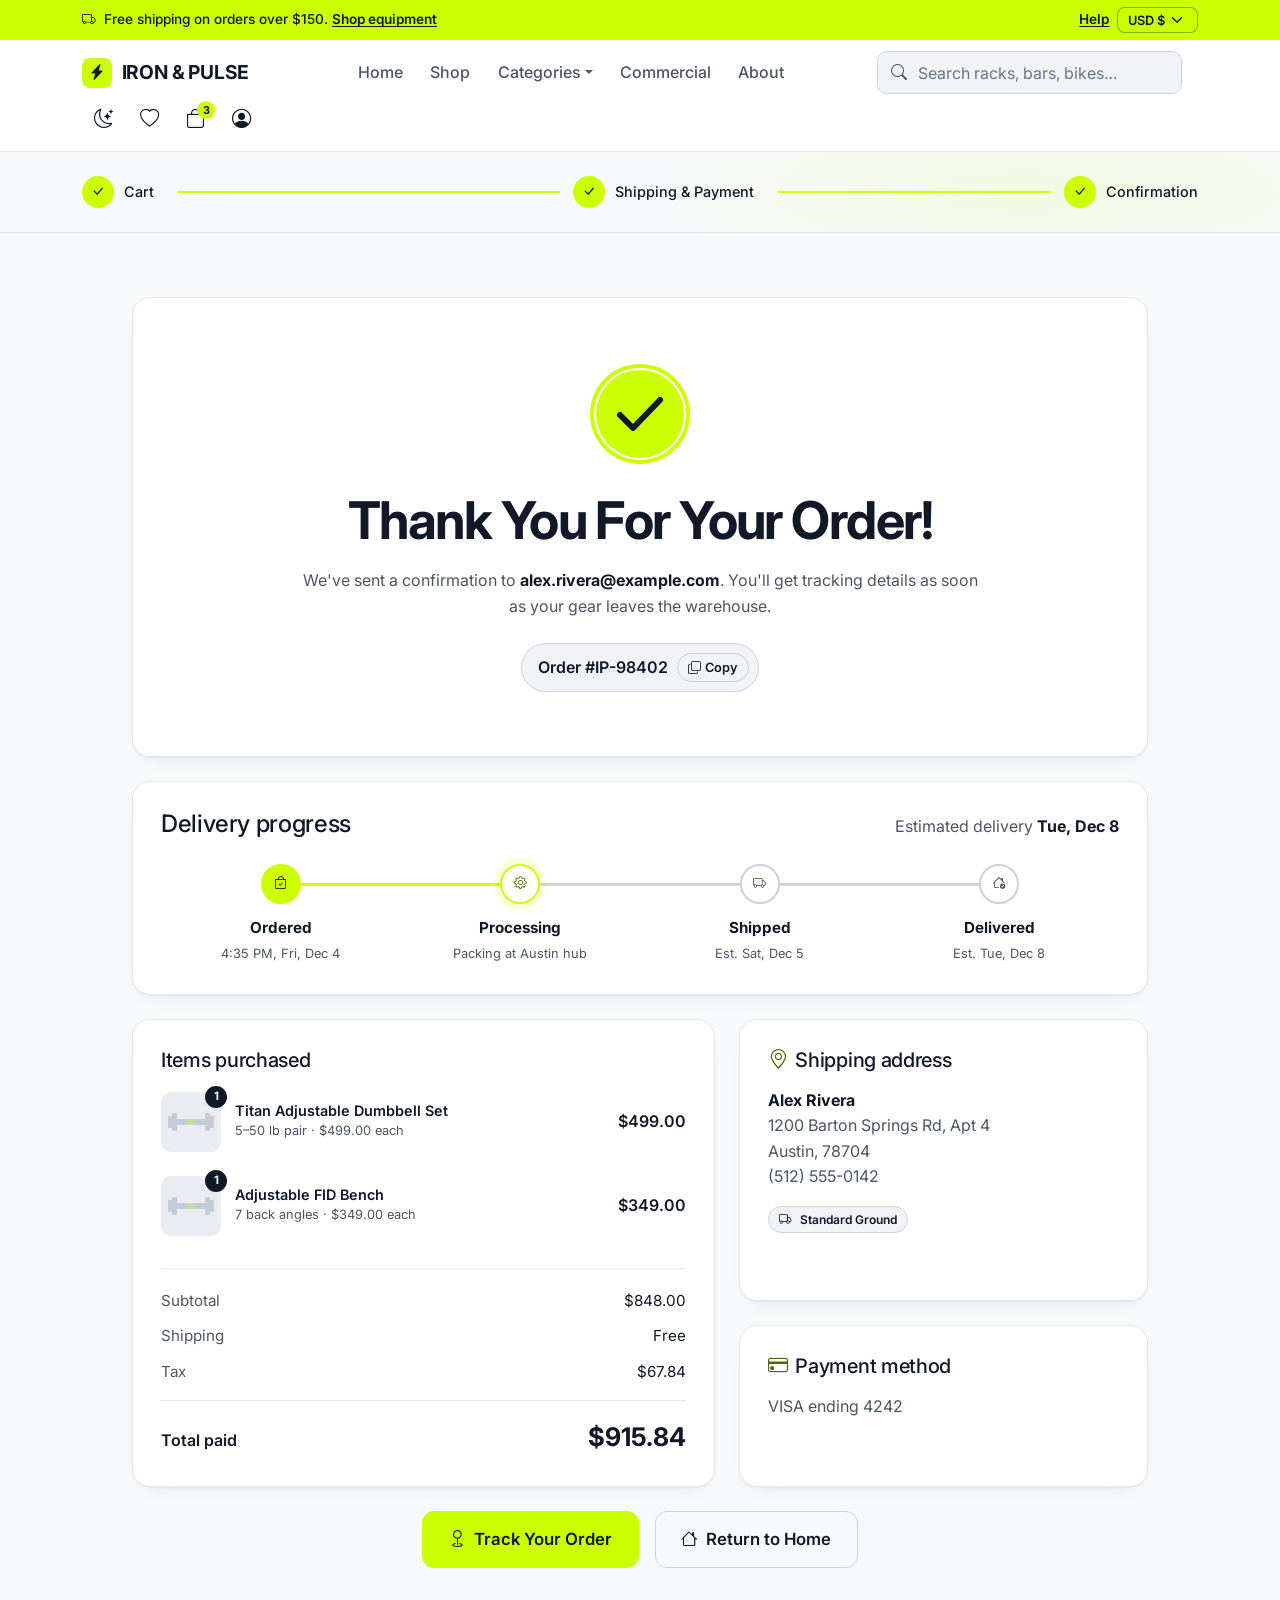
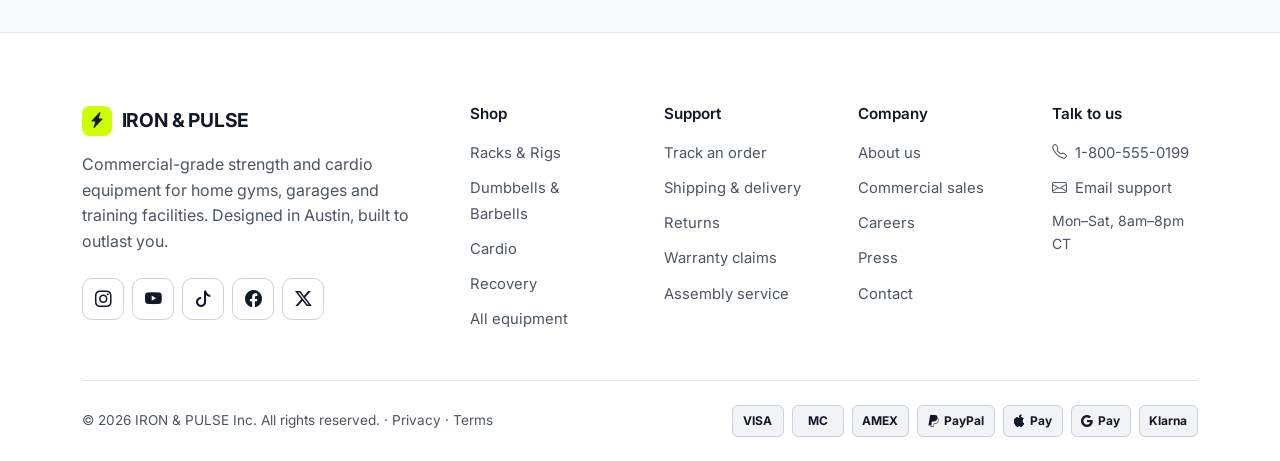
<file: order-success.html>
<!doctype html>
<html lang="en" data-bs-theme="light">
<head>
  <meta charset="utf-8">
  <meta name="viewport" content="width=device-width, initial-scale=1">
  <title>Order confirmed · IRON & PULSE</title>
  <meta name="description" content="Your IRON & PULSE order is confirmed. Track delivery and review your order details.">
  <meta name="theme-color" content="#ffffff">
  <script>try{var t=localStorage.getItem('ip-theme-v2');if(t==='light'||t==='dark')document.documentElement.setAttribute('data-bs-theme',t)}catch(e){}</script>
  <link rel="preconnect" href="https://images.unsplash.com">
  <link rel="preconnect" href="https://fonts.googleapis.com">
  <link rel="preconnect" href="https://fonts.gstatic.com" crossorigin>
  <link href="https://fonts.googleapis.com/css2?family=Inter:wght@400;500;600;700&display=swap" rel="stylesheet">
  <link href="https://cdn.jsdelivr.net/npm/bootstrap@5.3.3/dist/css/bootstrap.min.css" rel="stylesheet" integrity="sha384-QWTKZyjpPEjISv5WaRU9OFeRpok6YctnYmDr5pNlyT2bRjXh0JMhjY6hW+ALEwIH" crossorigin="anonymous">
  <link href="https://cdn.jsdelivr.net/npm/bootstrap-icons@1.11.3/font/bootstrap-icons.min.css" rel="stylesheet">
  <link href="assets/css/style.css" rel="stylesheet">
</head>
<body>
  <a class="skip-link" href="#main">Skip to content</a>

  <!-- Announcement bar -->
  <div class="announce">
    <div class="container d-flex align-items-center justify-content-between gap-3">
      <p class="mb-0 text-truncate announce-text"><i class="bi bi-truck me-2" aria-hidden="true"></i>Free shipping on orders over $150. <a href="products.html">Shop equipment</a></p>
      <div class="d-flex align-items-center gap-2 flex-shrink-0">
        <a href="#" class="d-none d-md-inline">Help</a>
        <label class="visually-hidden" for="currency-top">Currency</label>
        <select id="currency-top" class="form-select form-select-sm" data-currency>
          <option value="USD">USD $</option>
          <option value="EUR">EUR €</option>
          <option value="GBP">GBP £</option>
          <option value="QAR">QAR</option>
        </select>
      </div>
    </div>
  </div>

  <!-- Header / navigation -->
  <nav class="navbar navbar-expand-lg ip-nav sticky-top" aria-label="Main navigation">
    <div class="container">
      <a class="navbar-brand brand" href="index.html" aria-label="IRON &amp; PULSE home">
        <span class="brand-mark"><i class="bi bi-lightning-charge-fill" aria-hidden="true"></i></span>IRON &amp; PULSE
      </a>

      <div class="d-flex align-items-center gap-1 order-lg-3 ms-auto ms-lg-0">
        <button class="icon-btn d-none d-sm-inline-grid" type="button" data-theme-toggle aria-label="Switch theme"><i class="bi bi-sun"></i></button>
        <a class="icon-btn d-none d-sm-inline-grid" href="#" aria-label="Wishlist" data-bs-toggle="tooltip" data-bs-placement="bottom" data-bs-title="Wishlist">
          <i class="bi bi-heart"></i><span class="count-badge" data-wish-count data-empty="true">0</span>
        </a>
        <a class="icon-btn" href="cart.html" aria-label="Cart" data-bs-toggle="tooltip" data-bs-placement="bottom" data-bs-title="Cart">
          <i class="bi bi-bag"></i><span class="count-badge" data-cart-count data-empty="true">0</span>
        </a>
        <div class="dropdown d-none d-sm-block">
          <button class="icon-btn" type="button" data-bs-toggle="dropdown" aria-expanded="false" aria-label="Account menu"><i class="bi bi-person-circle"></i></button>
          <ul class="dropdown-menu dropdown-menu-end">
            <li><h6 class="dropdown-header">Signed in as Alex Rivera</h6></li>
            <li><a class="dropdown-item" href="order-success.html"><i class="bi bi-box-seam me-2"></i>My orders</a></li>
            <li><a class="dropdown-item" href="#"><i class="bi bi-heart me-2"></i>Wishlist</a></li>
            <li><a class="dropdown-item" href="#"><i class="bi bi-gear me-2"></i>Account settings</a></li>
            <li><hr class="dropdown-divider"></li>
            <li><a class="dropdown-item" href="#"><i class="bi bi-box-arrow-right me-2"></i>Sign out</a></li>
          </ul>
        </div>
        <button class="icon-btn d-lg-none" type="button" data-bs-toggle="collapse" data-bs-target="#mainNav" aria-controls="mainNav" aria-expanded="false" aria-label="Open menu">
          <i class="bi bi-list fs-3"></i>
        </button>
      </div>

      <div class="collapse navbar-collapse order-lg-2" id="mainNav">
        <ul class="navbar-nav mx-lg-auto mb-3 mb-lg-0">
          <li class="nav-item"><a class="nav-link" href="index.html">Home</a></li>
          <li class="nav-item"><a class="nav-link" href="products.html">Shop</a></li>
          <li class="nav-item dropdown">
            <a class="nav-link dropdown-toggle" href="#" role="button" data-bs-toggle="dropdown" aria-expanded="false">Categories</a>
            <ul class="dropdown-menu">
              <li><a class="dropdown-item" href="products.html?cat=racks"><i class="bi bi-grid-3x3 me-2"></i>Racks &amp; Rigs</a></li>
              <li><a class="dropdown-item" href="products.html?cat=dumbbells"><i class="bi bi-hexagon me-2"></i>Dumbbells &amp; Barbells</a></li>
              <li><a class="dropdown-item" href="products.html?cat=cardio"><i class="bi bi-heart-pulse me-2"></i>Cardio Equipment</a></li>
              <li><a class="dropdown-item" href="products.html?cat=benches"><i class="bi bi-layout-sidebar me-2"></i>Benches</a></li>
              <li><a class="dropdown-item" href="products.html?cat=recovery"><i class="bi bi-bandaid me-2"></i>Recovery &amp; Accessories</a></li>
              <li><hr class="dropdown-divider"></li>
              <li><a class="dropdown-item" href="products.html">All equipment</a></li>
            </ul>
          </li>
          <li class="nav-item"><a class="nav-link" href="index.html#commercial">Commercial</a></li>
          <li class="nav-item"><a class="nav-link" href="index.html#about">About</a></li>
        </ul>
        <form class="nav-search me-lg-3 mb-3 mb-lg-0" role="search" data-search>
          <i class="bi bi-search" aria-hidden="true"></i>
          <label class="visually-hidden" for="site-search">Search equipment</label>
          <input id="site-search" class="form-control" type="search" placeholder="Search racks, bars, bikes…" autocomplete="off">
        </form>
        <div class="d-flex gap-2 d-sm-none pb-3">
          <button class="btn btn-ip-ghost btn-sm" type="button" data-theme-toggle><i class="bi bi-sun"></i></button>
          <a class="btn btn-ip-ghost btn-sm flex-grow-1" href="#"><i class="bi bi-person-circle me-1"></i>Account</a>
        </div>
      </div>
    </div>
  </nav>

  <main id="main">
    <section class="page-banner py-4" aria-label="Checkout progress">
      <div class="container">
        <ol class="steps" aria-label="Checkout steps">
          <li class="done"><span class="dot"><i class="bi bi-check-lg"></i></span><span class="step-label">Cart</span></li>
          <li class="done"><span class="dot"><i class="bi bi-check-lg"></i></span><span class="step-label">Shipping &amp; Payment</span></li>
          <li class="done" aria-current="step"><span class="dot"><i class="bi bi-check-lg"></i></span><span class="step-label">Confirmation</span></li>
        </ol>
      </div>
    </section>

    <section class="section-tight">
      <div class="container" style="max-width:1040px">
        <!-- Hero success -->
        <div class="ip-card success-hero mb-4">
          <svg class="check-anim" viewBox="0 0 104 104" aria-hidden="true">
            <circle class="fill" cx="52" cy="52" r="44"></circle>
            <circle class="ring" cx="52" cy="52" r="48"></circle>
            <path class="tick" d="M32 53 l13 13 l27 -28"></path>
          </svg>
          <h1 class="mb-3" style="font-size:clamp(2rem,4.6vw,3.25rem);letter-spacing:-.03em">Thank You For Your Order!</h1>
          <p class="text-muted mx-auto mb-4">We've sent a confirmation to <strong class="text-body" id="osEmail">alex.rivera@example.com</strong>. You'll get tracking details as soon as your gear leaves the warehouse.</p>
          <div class="order-no">
            <span>Order <span id="osNumber">#IP-98402</span></span>
            <button class="btn btn-ip-ghost" type="button" id="copyOrder" aria-label="Copy order number"><i class="bi bi-copy me-1"></i>Copy</button>
          </div>
        </div>

        <!-- Timeline -->
        <div class="ip-card ip-card-pad mb-4" id="timeline">
          <div class="d-flex flex-wrap justify-content-between align-items-baseline gap-2 mb-4">
            <h2 class="h4 mb-0">Delivery progress</h2>
            <span class="text-muted">Estimated delivery <strong class="text-body" id="osEta">Thu, Nov 12</strong></span>
          </div>
          <ol class="timeline" aria-label="Order status">
            <li class="done"><span class="tl-dot"><i class="bi bi-bag-check"></i></span><strong>Ordered</strong><span id="tl1">Today</span></li>
            <li class="current"><span class="tl-dot"><i class="bi bi-gear"></i></span><strong>Processing</strong><span>Packing at Austin hub</span></li>
            <li><span class="tl-dot"><i class="bi bi-truck"></i></span><strong>Shipped</strong><span id="tl3">Est. tomorrow</span></li>
            <li><span class="tl-dot"><i class="bi bi-house-check"></i></span><strong>Delivered</strong><span id="tl4">Est. Thu</span></li>
          </ol>
        </div>

        <!-- Breakdown -->
        <div class="row g-4 mb-4">
          <div class="col-lg-7">
            <div class="ip-card ip-card-pad h-100">
              <h2 class="h5 mb-2">Items purchased</h2>
              <div id="osItems"></div>
              <hr class="divider">
              <div class="summary-line"><span>Subtotal</span><span id="osSub"></span></div>
              <div class="summary-line d-none" id="osDiscRow"><span>Discount</span><span class="text-accent" id="osDisc"></span></div>
              <div class="summary-line"><span>Shipping</span><span id="osShip"></span></div>
              <div class="summary-line d-none" id="osAsmRow"><span>Assembly</span><span id="osAsm"></span></div>
              <div class="summary-line"><span>Tax</span><span id="osTax"></span></div>
              <div class="summary-total"><span class="fw-semibold">Total paid</span><strong id="osTotal"></strong></div>
            </div>
          </div>
          <div class="col-lg-5">
            <div class="d-grid gap-4 h-100">
              <div class="ip-card ip-card-pad">
                <h2 class="h5 mb-3"><i class="bi bi-geo-alt me-2 text-accent"></i>Shipping address</h2>
                <address class="mb-0 text-muted" id="osAddress"></address>
                <p class="small mt-3 mb-0"><span class="tag tag-soft" id="osMethod">Standard Ground</span></p>
              </div>
              <div class="ip-card ip-card-pad">
                <h2 class="h5 mb-3"><i class="bi bi-credit-card me-2 text-accent"></i>Payment method</h2>
                <p class="mb-0 text-muted" id="osPayment">VISA ending 4242</p>
              </div>
            </div>
          </div>
        </div>

        <div class="d-flex flex-column flex-sm-row justify-content-center gap-3">
          <button class="btn btn-ip btn-lg" type="button" data-bs-toggle="modal" data-bs-target="#trackModal"><i class="bi bi-geo me-2"></i>Track Your Order</button>
          <a href="index.html" class="btn btn-ip-ghost btn-lg"><i class="bi bi-house me-2"></i>Return to Home</a>
        </div>
      </div>
    </section>
  </main>

  <!-- Track modal -->
  <div class="modal fade" id="trackModal" tabindex="-1" aria-labelledby="trackLabel" aria-hidden="true">
    <div class="modal-dialog modal-dialog-centered">
      <div class="modal-content">
        <div class="modal-header border-0 pb-0">
          <h2 class="modal-title h5" id="trackLabel">Tracking order #IP-98402</h2>
          <button type="button" class="btn-close" data-bs-dismiss="modal" aria-label="Close"></button>
        </div>
        <div class="modal-body">
          <p class="text-muted">Your order is being packed. A carrier tracking number is assigned when it ships, usually within 24 hours.</p>
          <div class="d-grid gap-2 small">
            <div class="d-flex justify-content-between"><span class="text-muted">Carrier</span><strong>IRON &amp; PULSE Freight</strong></div>
            <div class="d-flex justify-content-between"><span class="text-muted">Status</span><span class="tag tag-success">Processing</span></div>
            <div class="d-flex justify-content-between"><span class="text-muted">Delivery window</span><strong id="trackEta">Thu, Nov 12 · 8am–12pm</strong></div>
          </div>
        </div>
        <div class="modal-footer border-0 pt-0">
          <button type="button" class="btn btn-ip w-100" data-bs-dismiss="modal" id="notifyBtn"><i class="bi bi-bell me-2"></i>Text me when it ships</button>
        </div>
      </div>
    </div>
  </div>

  <!-- Footer -->
  <footer class="site-footer" id="about">
    <div class="container">
      <div class="row g-5">
        <div class="col-lg-4">
          <a class="brand mb-3" href="index.html"><span class="brand-mark"><i class="bi bi-lightning-charge-fill" aria-hidden="true"></i></span>IRON &amp; PULSE</a>
          <p class="text-muted mb-4">Commercial-grade strength and cardio equipment for home gyms, garages and training facilities. Designed in Austin, built to outlast you.</p>
          <div class="social d-flex gap-2">
            <a href="#" aria-label="Instagram"><i class="bi bi-instagram"></i></a>
            <a href="#" aria-label="YouTube"><i class="bi bi-youtube"></i></a>
            <a href="#" aria-label="TikTok"><i class="bi bi-tiktok"></i></a>
            <a href="#" aria-label="Facebook"><i class="bi bi-facebook"></i></a>
            <a href="#" aria-label="X"><i class="bi bi-twitter-x"></i></a>
          </div>
        </div>
        <div class="col-6 col-md-3 col-lg-2">
          <h4>Shop</h4>
          <ul>
            <li><a href="products.html?cat=racks">Racks &amp; Rigs</a></li>
            <li><a href="products.html?cat=dumbbells">Dumbbells &amp; Barbells</a></li>
            <li><a href="products.html?cat=cardio">Cardio</a></li>
            <li><a href="products.html?cat=recovery">Recovery</a></li>
            <li><a href="products.html">All equipment</a></li>
          </ul>
        </div>
        <div class="col-6 col-md-3 col-lg-2">
          <h4>Support</h4>
          <ul>
            <li><a href="order-success.html">Track an order</a></li>
            <li><a href="#">Shipping &amp; delivery</a></li>
            <li><a href="#">Returns</a></li>
            <li><a href="#">Warranty claims</a></li>
            <li><a href="#">Assembly service</a></li>
          </ul>
        </div>
        <div class="col-6 col-md-3 col-lg-2">
          <h4>Company</h4>
          <ul>
            <li><a href="#">About us</a></li>
            <li><a href="index.html#commercial">Commercial sales</a></li>
            <li><a href="#">Careers</a></li>
            <li><a href="#">Press</a></li>
            <li><a href="#">Contact</a></li>
          </ul>
        </div>
        <div class="col-6 col-md-3 col-lg-2">
          <h4>Talk to us</h4>
          <ul>
            <li><a href="tel:+18005550199"><i class="bi bi-telephone me-2"></i>1-800-555-0199</a></li>
            <li><a href="mailto:hello@ironandpulse.com"><i class="bi bi-envelope me-2"></i>Email support</a></li>
            <li class="text-muted small">Mon–Sat, 8am–8pm CT</li>
          </ul>
        </div>
      </div>
      <div class="footer-bottom d-flex flex-column flex-md-row align-items-md-center justify-content-between gap-3">
        <span>© <span data-year>2026</span> IRON &amp; PULSE Inc. All rights reserved. · <a href="#" class="text-muted">Privacy</a> · <a href="#" class="text-muted">Terms</a></span>
        <div class="d-flex flex-wrap gap-2" aria-label="Accepted payment methods">
          <span class="pay-chip">VISA</span>
          <span class="pay-chip">MC</span>
          <span class="pay-chip">AMEX</span>
          <span class="pay-chip"><i class="bi bi-paypal"></i>PayPal</span>
          <span class="pay-chip"><i class="bi bi-apple"></i>Pay</span>
          <span class="pay-chip"><i class="bi bi-google"></i>Pay</span>
          <span class="pay-chip">Klarna</span>
        </div>
      </div>
    </div>
  </footer>

  <!-- Sticky mobile dock -->
  <nav class="mobile-dock d-lg-none" aria-label="Quick navigation">
    <a href="index.html"><i class="bi bi-house"></i><span>Home</span></a>
    <a href="products.html"><i class="bi bi-grid"></i><span>Shop</span></a>
    <a href="#"><i class="bi bi-heart"></i><span>Wishlist</span><span class="count-badge" data-wish-count data-empty="true">0</span></a>
    <a href="cart.html"><i class="bi bi-bag"></i><span>Cart</span><span class="count-badge" data-cart-count data-empty="true">0</span></a>
    <a href="order-success.html" class="active" aria-current="page"><i class="bi bi-person"></i><span>Account</span></a>
  </nav>

  <script src="https://cdn.jsdelivr.net/npm/bootstrap@5.3.3/dist/js/bootstrap.bundle.min.js" integrity="sha384-YvpcrYf0tY3lHB60NNkmXc5s9fDVZLESaAA55NDzOxhy9GkcIdslK1eN7N6jIeHz" crossorigin="anonymous"></script>
  <script src="assets/js/main.js"></script>
  <script>
    (function () {
      'use strict';
      const $ = (id) => document.getElementById(id);
      const demoItems = [
        { id: 'titan-db', name: 'Titan Adjustable Dumbbell Set', spec: '5–50 lb pair', price: 499, img: IP.byId('titan-db').img, qty: 1 },
        { id: 'fid-bench', name: 'Adjustable FID Bench', spec: '7 back angles', price: 349, img: IP.byId('fid-bench').img, qty: 1 }
      ];
      const demoSub = 848;
      const order = IP.LS.get('ip-last-order', null) || {
        number: 'IP-98402',
        placedAt: Date.now(),
        items: demoItems,
        totals: { subtotal: demoSub, discount: 0, promo: null, shipping: 0, tax: 67.84, assembly: 0, total: 915.84 },
        method: 'standard',
        payment: 'VISA ending 4242',
        customer: { name: 'Alex Rivera', email: 'alex.rivera@example.com', address: '1200 Barton Springs Rd, Apt 4', city: 'Austin', zip: '78704', phone: '(512) 555-0142' }
      };

      const placed = new Date(order.placedAt);
      const plus = (n) => { const d = new Date(placed); d.setDate(d.getDate() + n); return d; };
      const short = (d) => d.toLocaleDateString('en-US', { weekday: 'short', month: 'short', day: 'numeric' });
      const express = order.method === 'express';
      const eta = plus(express ? 1 : 4);

      function render() {
        const t = order.totals;
        $('osNumber').textContent = '#' + order.number;
        $('osEmail').textContent = order.customer.email;
        $('osEta').textContent = short(eta);
        $('tl1').textContent = placed.toLocaleTimeString('en-US', { hour: 'numeric', minute: '2-digit' }) + ', ' + short(placed);
        $('tl3').textContent = 'Est. ' + short(express ? placed : plus(1));
        $('tl4').textContent = 'Est. ' + short(eta);
        $('trackEta').textContent = short(eta) + ' · 8am–12pm';

        $('osItems').innerHTML = order.items.map((i) => `
          <div class="mini-item">
            <div class="mini-thumb"><img src="${i.img}" alt="" loading="lazy"><span class="q">${i.qty}</span></div>
            <div><div class="t">${IP.escapeHtml(i.name)}</div><div class="s">${IP.escapeHtml(i.spec)} · ${IP.fmt(i.price)} each</div></div>
            <span class="fw-semibold">${IP.fmt(i.price * i.qty)}</span>
          </div>`).join('');

        $('osSub').textContent = IP.fmt(t.subtotal);
        $('osDiscRow').classList.toggle('d-none', !t.discount);
        $('osDisc').textContent = '−' + IP.fmt(t.discount) + (t.promo ? ` (${t.promo.code})` : '');
        $('osShip').textContent = t.shipping === 0 ? 'Free' : IP.fmt(t.shipping);
        $('osAsmRow').classList.toggle('d-none', !t.assembly);
        $('osAsm').textContent = IP.fmt(t.assembly || 0);
        $('osTax').textContent = IP.fmt(t.tax);
        $('osTotal').textContent = IP.fmt(t.total);

        const c = order.customer;
        $('osAddress').innerHTML = `<strong class="text-body d-block">${IP.escapeHtml(c.name)}</strong>${IP.escapeHtml(c.address)}<br>${IP.escapeHtml(c.city)}, ${IP.escapeHtml(c.zip)}<br>${IP.escapeHtml(c.phone)}`;
        $('osMethod').innerHTML = express ? '<i class="bi bi-lightning-charge me-1"></i>Express Next-Day' : '<i class="bi bi-truck me-1"></i>Standard Ground';
        $('osPayment').textContent = order.payment;
      }

      $('copyOrder').addEventListener('click', async () => {
        const text = '#' + order.number;
        try { await navigator.clipboard.writeText(text); IP.toast(`Copied order number <strong>${text}</strong>`); }
        catch (e) { IP.toast(`Order number: <strong>${text}</strong>`); }
      });
      $('notifyBtn').addEventListener('click', () => IP.toast(`We'll text ${IP.escapeHtml(order.customer.phone)} when your order ships.`));
      document.addEventListener('ip:currency', render);
      render();
    })();
  </script>
</body>
</html>
</file>
<file: assets/css/style.css>
/* =========================================================
   IRON & PULSE — shared stylesheet
   Tokens → Bootstrap overrides → layout → components → pages
   ========================================================= */

/* ---------- Tokens: dark (default) ---------- */
:root,
[data-bs-theme="dark"] {
  --ip-bg: #111827;
  --ip-surface: #151e2d;
  --ip-surface-2: #1b2535;
  --ip-border: #1f2937;
  --ip-border-strong: #2d3b50;
  --ip-text: #f3f4f6;
  --ip-muted: #9ca3af;
  --ip-accent: #ccff00;
  --ip-accent-hover: #b8e600;
  --ip-accent-ink: #ccff00;
  --ip-on-accent: #111827;
  --ip-hot: #ff3e3e;
  --ip-focus: #ccff00;
  --ip-glass: rgba(17, 24, 39, 0.72);
  --ip-glass-border: rgba(255, 255, 255, 0.07);
  --ip-shadow: 0 18px 40px -18px rgba(0, 0, 0, 0.65);
  --ip-shadow-sm: 0 6px 18px -10px rgba(0, 0, 0, 0.6);

  --bs-body-bg: var(--ip-bg);
  --bs-body-color: var(--ip-text);
  --bs-body-color-rgb: 243, 244, 246;
  --bs-emphasis-color: #ffffff;
  --bs-secondary-color: var(--ip-muted);
  --bs-secondary-bg: var(--ip-surface);
  --bs-tertiary-bg: var(--ip-surface-2);
  --bs-border-color: var(--ip-border);
  --bs-link-color: var(--ip-text);
  --bs-link-color-rgb: 243, 244, 246;
  --bs-link-hover-color: var(--ip-accent-ink);
  --bs-link-hover-color-rgb: 204, 255, 0;
  --bs-heading-color: var(--ip-text);
  --bs-focus-ring-color: rgba(204, 255, 0, 0.3);
  color-scheme: dark;
}

/* ---------- Tokens: light ---------- */
[data-bs-theme="light"] {
  --ip-bg: #f8f9fb;
  --ip-surface: #ffffff;
  --ip-surface-2: #f1f3f6;
  --ip-border: #e3e7ed;
  --ip-border-strong: #cbd2dc;
  --ip-text: #111827;
  --ip-muted: #4b5563;
  --ip-accent: #ccff00;
  --ip-accent-hover: #b8e600;
  --ip-accent-ink: #4d6600;
  --ip-on-accent: #111827;
  --ip-hot: #e02626;
  --ip-focus: #4d6600;
  --ip-glass: rgba(255, 255, 255, 0.8);
  --ip-glass-border: rgba(17, 24, 39, 0.06);
  --ip-shadow: 0 18px 40px -22px rgba(17, 24, 39, 0.28);
  --ip-shadow-sm: 0 6px 18px -12px rgba(17, 24, 39, 0.3);

  --bs-body-bg: var(--ip-bg);
  --bs-body-color: var(--ip-text);
  --bs-body-color-rgb: 17, 24, 39;
  --bs-emphasis-color: #000000;
  --bs-secondary-color: var(--ip-muted);
  --bs-secondary-bg: var(--ip-surface);
  --bs-tertiary-bg: var(--ip-surface-2);
  --bs-border-color: var(--ip-border);
  --bs-link-color: var(--ip-text);
  --bs-link-color-rgb: 17, 24, 39;
  --bs-link-hover-color: var(--ip-accent-ink);
  --bs-link-hover-color-rgb: 77, 102, 0;
  --bs-heading-color: var(--ip-text);
  --bs-focus-ring-color: rgba(77, 102, 0, 0.25);
  color-scheme: light;
}

/* ---------- Base ---------- */
html { scroll-behavior: smooth; }
body {
  font-family: "Inter", system-ui, -apple-system, "Segoe UI", Roboto, Arial, sans-serif;
  font-size: 1rem;
  line-height: 1.6;
  background: var(--ip-bg);
  color: var(--ip-text);
  -webkit-font-smoothing: antialiased;
  text-rendering: optimizeLegibility;
}
h1, h2, h3, h4, h5, h6, .font-display {
  font-family: "Inter", system-ui, -apple-system, "Segoe UI", Roboto, Arial, sans-serif;
  font-weight: 700;
  letter-spacing: -0.015em;
  line-height: 1.2;
  color: var(--ip-text);
}
h2 { font-size: clamp(1.75rem, 3.4vw, 2.75rem); }
h3 { font-size: clamp(1.25rem, 2vw, 1.6rem); }
p { max-width: 68ch; }
a { text-decoration: none; transition: color 0.15s ease; }
img { max-width: 100%; }
.text-muted, .text-secondary { color: var(--ip-muted) !important; }
.text-accent { color: var(--ip-accent-ink) !important; }
.bg-surface { background: var(--ip-surface) !important; }
.bg-surface-2 { background: var(--ip-surface-2) !important; }
.border-ip { border: 1px solid var(--ip-border) !important; }
.lead { font-size: 1.125rem; color: var(--ip-muted); }

:focus-visible { outline: 2px solid var(--ip-focus); outline-offset: 2px; border-radius: 6px; }
.btn:focus-visible { box-shadow: none; outline: 2px solid var(--ip-focus); outline-offset: 2px; }

.skip-link {
  position: absolute; left: 1rem; top: -100px; z-index: 2000;
  background: var(--ip-accent); color: var(--ip-on-accent);
  padding: 0.5rem 1rem; border-radius: 8px; font-weight: 600;
}
.skip-link:focus { top: 1rem; }

.section { padding-block: clamp(3.5rem, 7vw, 6rem); }
.section-tight { padding-block: clamp(2.5rem, 5vw, 4rem); }
.section-head { display: flex; align-items: flex-end; justify-content: space-between; gap: 1.5rem; margin-bottom: 2rem; flex-wrap: wrap; }
.section-head p { margin: 0.5rem 0 0; color: var(--ip-muted); }

/* ---------- Bootstrap component overrides ---------- */
.btn { font-weight: 600; border-radius: 10px; padding: 0.7rem 1.25rem; transition: background-color 0.15s, border-color 0.15s, color 0.15s, transform 0.1s; }
.btn:active { transform: translateY(1px); }
.btn-lg { padding: 0.95rem 1.6rem; font-size: 1.05rem; border-radius: 12px; }
.btn-sm { padding: 0.45rem 0.85rem; border-radius: 8px; }

.btn-ip {
  --bs-btn-bg: var(--ip-accent);
  --bs-btn-color: var(--ip-on-accent);
  --bs-btn-border-color: var(--ip-accent);
  --bs-btn-hover-bg: var(--ip-accent-hover);
  --bs-btn-hover-color: var(--ip-on-accent);
  --bs-btn-hover-border-color: var(--ip-accent-hover);
  --bs-btn-active-bg: #a3cc00;
  --bs-btn-active-color: var(--ip-on-accent);
  --bs-btn-active-border-color: #a3cc00;
  --bs-btn-disabled-bg: var(--ip-accent);
  --bs-btn-disabled-color: var(--ip-on-accent);
  --bs-btn-disabled-border-color: var(--ip-accent);
}
.btn-ip-ghost {
  --bs-btn-color: var(--ip-text);
  --bs-btn-border-color: var(--ip-border-strong);
  --bs-btn-hover-bg: var(--ip-surface-2);
  --bs-btn-hover-color: var(--ip-text);
  --bs-btn-hover-border-color: var(--ip-text);
  --bs-btn-active-bg: var(--ip-surface-2);
  --bs-btn-active-color: var(--ip-text);
  --bs-btn-active-border-color: var(--ip-text);
}
.btn-ip-dark {
  --bs-btn-bg: var(--ip-text);
  --bs-btn-color: var(--ip-bg);
  --bs-btn-border-color: var(--ip-text);
  --bs-btn-hover-bg: var(--ip-muted);
  --bs-btn-hover-border-color: var(--ip-muted);
  --bs-btn-hover-color: var(--ip-bg);
  --bs-btn-active-bg: var(--ip-muted);
  --bs-btn-active-color: var(--ip-bg);
}

.form-control, .form-select {
  background-color: var(--ip-surface-2);
  border: 1px solid var(--ip-border-strong);
  color: var(--ip-text);
  border-radius: 10px;
  padding: 0.7rem 0.95rem;
}
.form-control::placeholder { color: var(--ip-muted); opacity: 0.8; }
.form-control:focus, .form-select:focus {
  background-color: var(--ip-surface-2);
  color: var(--ip-text);
  border-color: var(--ip-focus);
  box-shadow: 0 0 0 0.2rem var(--bs-focus-ring-color);
}
.form-label { font-weight: 500; font-size: 0.925rem; margin-bottom: 0.4rem; }
.form-check-input { background-color: var(--ip-surface-2); border-color: var(--ip-border-strong); }
.form-check-input:focus { border-color: var(--ip-focus); box-shadow: 0 0 0 0.2rem var(--bs-focus-ring-color); }
.form-check-input:checked { background-color: var(--ip-accent); border-color: var(--ip-accent); }
.form-check-input:checked[type="checkbox"] {
  --bs-form-check-bg-image: url("data:image/svg+xml,%3csvg xmlns='http://www.w3.org/2000/svg' viewBox='0 0 20 20'%3e%3cpath fill='none' stroke='%23111827' stroke-linecap='round' stroke-linejoin='round' stroke-width='3' d='m6 10 3 3 6-6'/%3e%3c/svg%3e");
}
.form-check-input:checked[type="radio"] {
  --bs-form-check-bg-image: url("data:image/svg+xml,%3csvg xmlns='http://www.w3.org/2000/svg' viewBox='-4 -4 8 8'%3e%3ccircle r='2' fill='%23111827'/%3e%3c/svg%3e");
}
.form-range::-webkit-slider-thumb { background: var(--ip-accent); }
.form-range::-moz-range-thumb { background: var(--ip-accent); }
.form-range::-webkit-slider-runnable-track { background: var(--ip-border-strong); }
.form-range::-moz-range-track { background: var(--ip-border-strong); }
.was-validated .form-control:valid, .form-control.is-valid { border-color: var(--ip-border-strong); background-image: none; padding-right: 0.95rem; }
.invalid-feedback { color: var(--ip-hot); }
.form-control.is-invalid, .was-validated .form-control:invalid,
.was-validated .form-select:invalid { border-color: var(--ip-hot); }

.dropdown-menu {
  --bs-dropdown-bg: var(--ip-surface);
  --bs-dropdown-border-color: var(--ip-border);
  --bs-dropdown-color: var(--ip-text);
  --bs-dropdown-link-color: var(--ip-text);
  --bs-dropdown-link-hover-color: var(--ip-text);
  --bs-dropdown-link-hover-bg: var(--ip-surface-2);
  --bs-dropdown-link-active-bg: var(--ip-accent);
  --bs-dropdown-link-active-color: var(--ip-on-accent);
  --bs-dropdown-divider-bg: var(--ip-border);
  --bs-dropdown-header-color: var(--ip-muted);
  border-radius: 14px;
  padding: 0.4rem;
  box-shadow: var(--ip-shadow);
}
.dropdown-item { border-radius: 8px; padding: 0.55rem 0.8rem; }

.modal { --bs-modal-bg: var(--ip-surface); --bs-modal-border-color: var(--ip-border); --bs-modal-border-radius: 18px; }
.offcanvas { --bs-offcanvas-bg: var(--ip-bg); --bs-offcanvas-color: var(--ip-text); --bs-offcanvas-border-color: var(--ip-border); }
.toast { --bs-toast-bg: var(--ip-surface-2); --bs-toast-color: var(--ip-text); --bs-toast-border-color: var(--ip-border-strong); --bs-toast-border-radius: 14px; box-shadow: var(--ip-shadow); }
.table { --bs-table-bg: transparent; --bs-table-color: var(--ip-text); --bs-table-border-color: var(--ip-border); --bs-table-striped-bg: var(--ip-surface-2); --bs-table-striped-color: var(--ip-text); }
.breadcrumb { --bs-breadcrumb-divider-color: var(--ip-muted); --bs-breadcrumb-item-active-color: var(--ip-muted); font-size: 0.9rem; margin: 0; }
.breadcrumb a { color: var(--ip-text); }
.breadcrumb a:hover { color: var(--ip-accent-ink); }
.pagination {
  --bs-pagination-bg: var(--ip-surface);
  --bs-pagination-color: var(--ip-text);
  --bs-pagination-border-color: var(--ip-border);
  --bs-pagination-hover-bg: var(--ip-surface-2);
  --bs-pagination-hover-color: var(--ip-text);
  --bs-pagination-hover-border-color: var(--ip-border-strong);
  --bs-pagination-focus-bg: var(--ip-surface-2);
  --bs-pagination-focus-color: var(--ip-text);
  --bs-pagination-focus-box-shadow: 0 0 0 0.2rem var(--bs-focus-ring-color);
  --bs-pagination-active-bg: var(--ip-accent);
  --bs-pagination-active-color: var(--ip-on-accent);
  --bs-pagination-active-border-color: var(--ip-accent);
  --bs-pagination-disabled-bg: var(--ip-surface);
  --bs-pagination-disabled-color: var(--ip-muted);
  --bs-pagination-disabled-border-color: var(--ip-border);
  --bs-pagination-border-radius: 10px;
  gap: 6px;
}
.pagination .page-link { border-radius: 10px !important; min-width: 44px; height: 44px; display: grid; place-items: center; font-weight: 600; }
.progress { --bs-progress-bg: var(--ip-surface-2); --bs-progress-bar-bg: var(--ip-accent); --bs-progress-height: 8px; border-radius: 999px; }

/* ---------- Utilities ---------- */
.glass {
  background: var(--ip-glass);
  -webkit-backdrop-filter: blur(16px) saturate(140%);
  backdrop-filter: blur(16px) saturate(140%);
  border: 1px solid var(--ip-glass-border);
}
.ip-card {
  background: var(--ip-surface);
  border: 1px solid var(--ip-border);
  border-radius: 18px;
  box-shadow: var(--ip-shadow-sm);
}
.ip-card-pad { padding: clamp(1.25rem, 3vw, 1.75rem); }
.divider { height: 1px; background: var(--ip-border); border: 0; margin: 1.25rem 0; opacity: 1; }

.tag {
  display: inline-flex; align-items: center; gap: 0.3rem;
  font-size: 0.75rem; font-weight: 600; line-height: 1;
  padding: 0.4rem 0.65rem; border-radius: 999px; white-space: nowrap;
}
.tag-accent { background: var(--ip-accent); color: var(--ip-on-accent); }
.tag-hot { background: var(--ip-hot); color: #fff; }
.tag-glass { background: rgba(17, 24, 39, 0.72); color: #fff; backdrop-filter: blur(8px); }
.tag-soft { background: var(--ip-surface-2); color: var(--ip-text); border: 1px solid var(--ip-border-strong); }
.tag-success { background: rgba(204, 255, 0, 0.14); color: var(--ip-accent-ink); border: 1px solid rgba(204, 255, 0, 0.35); }
[data-bs-theme="light"] .tag-success { background: rgba(77, 102, 0, 0.08); border-color: rgba(77, 102, 0, 0.25); }

.stars { color: var(--ip-accent-ink); display: inline-flex; gap: 2px; font-size: 0.85rem; }
.rating-line { display: inline-flex; align-items: center; gap: 0.45rem; font-size: 0.85rem; color: var(--ip-muted); }

/* ---------- Announcement bar ---------- */
.announce {
  background: var(--ip-accent);
  color: var(--ip-on-accent);
  font-size: 0.85rem;
  font-weight: 500;
  padding-block: 0.45rem;
}
.announce a { color: var(--ip-on-accent); text-decoration: underline; text-underline-offset: 2px; font-weight: 600; }
.announce .form-select {
  background-color: transparent; color: var(--ip-on-accent); border: 1px solid rgba(17, 24, 39, 0.35);
  padding: 0.15rem 2rem 0.15rem 0.6rem; font-size: 0.8rem; font-weight: 600; border-radius: 8px;
  background-image: url("data:image/svg+xml,%3csvg xmlns='http://www.w3.org/2000/svg' viewBox='0 0 16 16'%3e%3cpath fill='none' stroke='%23111827' stroke-linecap='round' stroke-linejoin='round' stroke-width='2' d='m2 5 6 6 6-6'/%3e%3c/svg%3e");
}
.announce .form-select:focus { box-shadow: 0 0 0 0.15rem rgba(17, 24, 39, 0.4); border-color: #111827; }
.announce .form-select option { color: #111827; }

/* ---------- Navbar ---------- */
.ip-nav {
  background: var(--ip-glass);
  -webkit-backdrop-filter: blur(16px) saturate(150%);
  backdrop-filter: blur(16px) saturate(150%);
  border-bottom: 1px solid var(--ip-border);
  padding-block: 0.65rem;
  z-index: 1030;
}
.brand {
  display: inline-flex; align-items: center; gap: 0.6rem;
  font-family: "Inter", system-ui, sans-serif; font-weight: 700; font-size: 1.2rem;
  letter-spacing: -0.01em; color: var(--ip-text) !important;
}
.brand-mark {
  width: 30px; height: 30px; border-radius: 8px; flex: none;
  background: var(--ip-accent);
  display: grid; place-items: center; color: var(--ip-on-accent); font-size: 1rem;
}
.ip-nav .nav-link {
  color: var(--ip-muted); font-weight: 500; padding: 0.5rem 0.85rem !important; position: relative;
}
.ip-nav .nav-link:hover, .ip-nav .nav-link:focus { color: var(--ip-text); }
.ip-nav .nav-link.active { color: var(--ip-text); }
@media (min-width: 992px) {
  .ip-nav .nav-link.active::after {
    content: ""; position: absolute; left: 0.85rem; right: 0.85rem; bottom: -0.72rem;
    height: 2px; background: var(--ip-accent); border-radius: 2px;
  }
}
.nav-search { position: relative; }
.nav-search .form-control { padding-left: 2.5rem; padding-block: 0.55rem; min-width: 240px; }
.nav-search .bi { position: absolute; left: 0.9rem; top: 50%; transform: translateY(-50%); color: var(--ip-muted); pointer-events: none; }
.icon-btn {
  width: 42px; height: 42px; display: inline-grid; place-items: center;
  border-radius: 10px; border: 0; background: transparent; color: var(--ip-text);
  position: relative; font-size: 1.2rem; transition: background-color 0.15s;
}
.icon-btn:hover { background: var(--ip-surface-2); color: var(--ip-text); }
.count-badge {
  position: absolute; top: 3px; right: 1px; min-width: 18px; height: 18px; padding: 0 5px;
  border-radius: 999px; background: var(--ip-accent); color: var(--ip-on-accent);
  font-size: 0.68rem; font-weight: 700; display: grid; place-items: center; line-height: 1;
}
.count-badge[data-empty="true"] { display: none; }
.count-badge.bump { animation: bump 0.4s ease; }
@keyframes bump { 40% { transform: scale(1.35); } }
@media (max-width: 991.98px) {
  .ip-nav .navbar-collapse { padding-top: 0.75rem; }
  .ip-nav .navbar-nav .nav-link { padding: 0.75rem 0.25rem !important; border-bottom: 1px solid var(--ip-border); }
  .nav-search .form-control { min-width: 0; }
}

/* ---------- Mobile dock (sticky bottom nav) ---------- */
.mobile-dock {
  position: fixed; left: 0; right: 0; bottom: 0; z-index: 1035;
  display: grid; grid-template-columns: repeat(5, 1fr);
  background: var(--ip-glass);
  -webkit-backdrop-filter: blur(16px) saturate(150%);
  backdrop-filter: blur(16px) saturate(150%);
  border-top: 1px solid var(--ip-border);
  padding: 0.35rem 0.25rem calc(0.35rem + env(safe-area-inset-bottom, 0px));
}
.mobile-dock a {
  display: flex; flex-direction: column; align-items: center; gap: 2px;
  font-size: 0.7rem; font-weight: 500; color: var(--ip-muted); padding: 0.35rem 0; position: relative; min-height: 48px; justify-content: center;
}
.mobile-dock a .bi { font-size: 1.25rem; }
.mobile-dock a.active { color: var(--ip-accent-ink); }
.mobile-dock .count-badge { top: 0; right: calc(50% - 22px); }
@media (max-width: 991.98px) { body { padding-bottom: 76px; } }

/* ---------- Hero ---------- */
.hero {
  position: relative; isolation: isolate; overflow: hidden;
  min-height: min(90vh, 860px);
  display: flex; align-items: flex-end;
  color: #fff;
  background: #111827;
}
.hero-media { position: absolute; inset: 0; z-index: -2; }
.hero-media img { width: 100%; height: 100%; object-fit: cover; object-position: center 40%; }
.hero::before {
  content: ""; position: absolute; inset: 0; z-index: -1;
  background:
    linear-gradient(90deg, rgba(17, 24, 39, 0.78) 0%, rgba(17, 24, 39, 0.5) 45%, rgba(17, 24, 39, 0.05) 100%);
}
.hero-inner { padding-block: clamp(5rem, 12vw, 8rem) clamp(2.5rem, 6vw, 4rem); width: 100%; }
.hero-title {
  font-family: "Inter", system-ui, sans-serif; font-weight: 700; text-transform: uppercase;
  font-size: clamp(1.9rem, 8.6vw, 5.25rem); line-height: 1.04; overflow-wrap: anywhere; letter-spacing: -0.02em;
  margin: 0 0 1.75rem; color: #fff;
}
.hero-title .line { display: block; overflow: hidden; padding-bottom: 0.04em; }
.hero-title .line > span { display: inline-block; animation: rise 0.9s cubic-bezier(0.2, 0.7, 0.1, 1) both; }
.hero-title .line:nth-child(2) > span { animation-delay: 0.08s; }
.hero-title .line:nth-child(3) > span { animation-delay: 0.16s; }
.hero-title .line:nth-child(3) { color: var(--ip-accent); }
@keyframes rise { from { transform: translateY(105%); } to { transform: translateY(0); } }
.hero-copy { font-size: clamp(1.05rem, 1.6vw, 1.25rem); color: rgba(255, 255, 255, 0.78); max-width: 46ch; margin-bottom: 2rem; }
.hero .btn-ip-ghost { --bs-btn-color: #fff; --bs-btn-border-color: rgba(255, 255, 255, 0.35); --bs-btn-hover-bg: rgba(255, 255, 255, 0.08); --bs-btn-hover-color: #fff; --bs-btn-hover-border-color: #fff; }
.hero-proof {
  margin-top: clamp(2.5rem, 6vw, 4.5rem); padding-top: 1.25rem;
  border-top: 1px solid rgba(255, 255, 255, 0.14);
  display: flex; flex-wrap: wrap; gap: 1rem 2.5rem; font-size: 0.925rem; color: rgba(255, 255, 255, 0.75);
}
.hero-proof strong { color: #fff; font-weight: 600; }
.hero-proof .bi { color: var(--ip-accent); margin-right: 0.4rem; }

/* ---------- Category grid ---------- */
.cat-grid { display: grid; gap: 16px; grid-template-columns: repeat(2, 1fr); }
.cat-tile {
  position: relative; display: flex; align-items: flex-end; overflow: hidden; isolation: isolate;
  border-radius: 20px; min-height: 220px; color: #fff; border: 1px solid var(--ip-border);
  background: #1b2535;
}
.cat-tile img { position: absolute; inset: 0; width: 100%; height: 100%; object-fit: cover; z-index: -2; transition: transform 0.6s ease; }
.cat-tile::before { content: ""; position: absolute; inset: 0; z-index: -1; background: linear-gradient(0deg, rgba(17, 24, 39, 0.92) 0%, rgba(17, 24, 39, 0.15) 60%); }
.cat-tile:hover img { transform: scale(1.05); }
.cat-tile:hover { color: #fff; }
.cat-body { padding: 1.25rem; width: 100%; display: flex; align-items: flex-end; justify-content: space-between; gap: 1rem; }
.cat-body h3 { color: #fff; margin: 0 0 0.25rem; font-size: clamp(1.1rem, 2vw, 1.5rem); }
.cat-body p { margin: 0; font-size: 0.85rem; color: rgba(255, 255, 255, 0.72); }
.cat-go {
  flex: none; width: 44px; height: 44px; border-radius: 999px; display: grid; place-items: center;
  background: rgba(255, 255, 255, 0.12); backdrop-filter: blur(8px); transition: background-color 0.2s, color 0.2s;
}
.cat-tile:hover .cat-go { background: var(--ip-accent); color: #111827; }
@media (min-width: 992px) {
  .cat-grid { grid-template-columns: 1.35fr 1fr 1fr; grid-template-rows: 280px 280px; }
  .cat-grid .cat-tile:nth-child(1) { grid-row: span 2; }
  .cat-grid .cat-tile:nth-child(4) { grid-column: span 2; }
}
@media (max-width: 575.98px) {
  .cat-grid { grid-template-columns: 1fr; }
  .cat-tile { min-height: 180px; }
}

/* ---------- Product card ---------- */
.p-card {
  background: var(--ip-surface); border: 1px solid var(--ip-border); border-radius: 16px;
  overflow: hidden; height: 100%; display: flex; flex-direction: column;
  transition: border-color 0.2s ease, box-shadow 0.2s ease;
}
.p-card:hover { border-color: var(--ip-border-strong); box-shadow: var(--ip-shadow); }
.p-media { position: relative; aspect-ratio: 1 / 1; background: var(--ip-surface-2); overflow: hidden; }
.p-media > a > img, .p-media > img { width: 100%; height: 100%; object-fit: cover; transition: transform 0.5s ease; display: block; }
.p-card:hover .p-media img { transform: scale(1.04); }
.p-badges { position: absolute; top: 12px; left: 12px; display: flex; gap: 6px; flex-wrap: wrap; z-index: 2; }
.p-wish {
  position: absolute; top: 10px; right: 10px; z-index: 2;
  width: 40px; height: 40px; border-radius: 999px; border: 0; display: grid; place-items: center;
  background: rgba(17, 24, 39, 0.6); color: #fff; backdrop-filter: blur(8px); font-size: 1.05rem;
  transition: background-color 0.15s, color 0.15s;
}
.p-wish:hover { background: rgba(17, 24, 39, 0.85); }
.p-wish.is-active { color: var(--ip-hot); }
.p-overlay {
  position: absolute; left: 0; right: 0; bottom: 0; z-index: 2; padding: 12px;
  display: flex; gap: 8px;
  background: linear-gradient(0deg, rgba(17, 24, 39, 0.85) 0%, rgba(17, 24, 39, 0) 100%);
  transform: translateY(105%); transition: transform 0.25s ease;
}
.p-overlay .btn { flex: 1; padding: 0.6rem 0.75rem; font-size: 0.9rem; }
.p-overlay .btn-ip-ghost { --bs-btn-color: #fff; --bs-btn-border-color: rgba(255, 255, 255, 0.35); --bs-btn-hover-color: #fff; --bs-btn-hover-bg: rgba(255, 255, 255, 0.1); --bs-btn-hover-border-color: #fff; flex: 0 0 auto; }
.p-card:hover .p-overlay, .p-card:focus-within .p-overlay { transform: translateY(0); }
@media (hover: none) { .p-overlay { transform: translateY(0); } }
.p-body { padding: 14px 16px 16px; display: flex; flex-direction: column; gap: 6px; flex: 1; }
.p-brand { font-size: 0.8rem; color: var(--ip-muted); }
.p-title { font-family: "Inter", sans-serif; font-weight: 600; font-size: 1rem; line-height: 1.35; margin: 0; letter-spacing: 0; }
.p-title a { color: var(--ip-text); }
.p-title a:hover { color: var(--ip-accent-ink); }
.p-load {
  display: inline-flex; align-items: center; gap: 0.35rem; align-self: flex-start;
  font-size: 0.78rem; color: var(--ip-muted); padding: 0.25rem 0.55rem;
  border: 1px dashed var(--ip-border-strong); border-radius: 6px;
}
.p-foot { margin-top: auto; display: flex; align-items: center; justify-content: space-between; gap: 0.75rem; padding-top: 6px; }
.p-price { font-family: "Inter", system-ui, sans-serif; font-weight: 700; font-size: 1.2rem; }
.p-old { color: var(--ip-muted); text-decoration: line-through; font-size: 0.875rem; margin-left: 0.35rem; }
.p-add {
  width: 42px; height: 42px; border-radius: 10px; border: 1px solid var(--ip-border-strong);
  background: transparent; color: var(--ip-text); display: grid; place-items: center; font-size: 1.1rem; flex: none;
  transition: background-color 0.15s, color 0.15s, border-color 0.15s;
}
.p-add:hover { background: var(--ip-accent); color: var(--ip-on-accent); border-color: var(--ip-accent); }

/* horizontal touch slider (mobile) */
.snap-row { display: grid; gap: 16px; }
@media (max-width: 767.98px) {
  .snap-row-mobile {
    display: flex; overflow-x: auto; scroll-snap-type: x mandatory; gap: 14px;
    margin-inline: calc(var(--bs-gutter-x, 1.5rem) * -0.5); padding: 0 calc(var(--bs-gutter-x, 1.5rem) * 0.5) 8px;
    scrollbar-width: none;
  }
  .snap-row-mobile::-webkit-scrollbar { display: none; }
  .snap-row-mobile > * { flex: 0 0 78%; max-width: 78%; scroll-snap-align: start; }
}

/* ---------- Why choose us ---------- */
.why {
  background: var(--ip-surface);
  border-block: 1px solid var(--ip-border);
}
.why-grid { display: grid; grid-template-columns: 1fr; }
.why-item { padding: 1.75rem 0; border-bottom: 1px solid var(--ip-border); display: flex; gap: 1rem; }
.why-item:last-child { border-bottom: 0; }
.why-icon {
  flex: none; width: 52px; height: 52px; border-radius: 14px; display: grid; place-items: center;
  background: var(--ip-accent); color: var(--ip-on-accent); font-size: 1.4rem;
}
.why-item h3 { font-size: 1.15rem; margin: 0.2rem 0 0.4rem; }
.why-item p { margin: 0; color: var(--ip-muted); font-size: 0.95rem; }
@media (min-width: 768px) {
  .why-grid { grid-template-columns: repeat(2, 1fr); }
  .why-item { padding: 2rem; border-bottom: 1px solid var(--ip-border); }
  .why-item:nth-child(odd) { border-right: 1px solid var(--ip-border); padding-left: 0; }
  .why-item:nth-last-child(-n + 2) { border-bottom: 0; }
}
@media (min-width: 1200px) {
  .why-grid { grid-template-columns: repeat(4, 1fr); }
  .why-item, .why-item:nth-child(odd) { border-bottom: 0; border-right: 1px solid var(--ip-border); padding: 0.5rem 2rem; flex-direction: column; }
  .why-item:first-child { padding-left: 0; }
  .why-item:last-child { border-right: 0; padding-right: 0; }
}

/* ---------- Testimonials slider ---------- */
.t-track {
  display: flex; gap: 16px; overflow-x: auto; scroll-snap-type: x mandatory; scroll-behavior: smooth;
  padding-bottom: 6px; scrollbar-width: none;
}
.t-track::-webkit-scrollbar { display: none; }
.t-card {
  flex: 0 0 86%; scroll-snap-align: start;
  background: var(--ip-surface); border: 1px solid var(--ip-border); border-radius: 18px;
  padding: 1.5rem; display: flex; flex-direction: column; gap: 1rem;
}
@media (min-width: 768px) { .t-card { flex-basis: calc((100% - 16px) / 2); } }
@media (min-width: 1200px) { .t-card { flex-basis: calc((100% - 32px) / 3); } }
.t-card blockquote { margin: 0; font-size: 1.05rem; line-height: 1.6; }
.t-person { display: flex; align-items: center; gap: 0.75rem; margin-top: auto; }
.t-person img { width: 44px; height: 44px; border-radius: 999px; object-fit: cover; }
.t-person strong { display: block; font-size: 0.95rem; }
.t-person span { font-size: 0.8rem; color: var(--ip-muted); }
.t-product { font-size: 0.8rem; color: var(--ip-muted); }
.slider-btns { display: flex; gap: 8px; }
.slider-btn {
  width: 46px; height: 46px; border-radius: 999px; border: 1px solid var(--ip-border-strong);
  background: transparent; color: var(--ip-text); display: grid; place-items: center; font-size: 1.1rem;
}
.slider-btn:hover { background: var(--ip-surface-2); }

/* ---------- Newsletter ---------- */
.newsletter {
  position: relative; overflow: hidden; isolation: isolate; border-radius: 24px;
  padding: clamp(2rem, 5vw, 3.5rem); border: 1px solid var(--ip-border);
  background: var(--ip-surface);
}
.newsletter::before {
  content: ""; position: absolute; z-index: -1; width: 520px; height: 520px; right: -160px; top: -220px;
  background: radial-gradient(circle, rgba(204, 255, 0, 0.18) 0%, rgba(204, 255, 0, 0) 65%);
}
.newsletter-form { display: flex; gap: 10px; max-width: 520px; }
.newsletter-form .form-control { flex: 1; min-width: 0; }
@media (max-width: 575.98px) { .newsletter-form { flex-direction: column; } }
.offer-chip { font-family: "Inter", system-ui, sans-serif; font-size: clamp(2.75rem, 6vw, 4.25rem); font-weight: 700; line-height: 0.9; letter-spacing: -0.02em; color: var(--ip-accent-ink); }

/* ---------- Footer ---------- */
.site-footer { background: var(--ip-surface); border-top: 1px solid var(--ip-border); color: var(--ip-text); padding-top: clamp(3rem, 6vw, 4.5rem); }
.site-footer h4 { font-family: "Inter", sans-serif; font-size: 0.95rem; font-weight: 600; letter-spacing: 0; margin-bottom: 1rem; }
.site-footer ul { list-style: none; padding: 0; margin: 0; display: grid; gap: 0.6rem; }
.site-footer ul a { color: var(--ip-muted); font-size: 0.925rem; }
.site-footer ul a:hover { color: var(--ip-text); }
.social a {
  width: 42px; height: 42px; border-radius: 10px; display: grid; place-items: center;
  border: 1px solid var(--ip-border-strong); color: var(--ip-text); font-size: 1.05rem;
}
.social a:hover { background: var(--ip-accent); color: var(--ip-on-accent); border-color: var(--ip-accent); }
.pay-chip {
  display: inline-flex; align-items: center; justify-content: center; gap: 0.3rem; min-width: 52px; height: 32px; padding: 0 0.6rem;
  border-radius: 6px; background: var(--ip-surface-2); border: 1px solid var(--ip-border-strong);
  font-size: 0.75rem; font-weight: 700; color: var(--ip-text);
}
.footer-bottom { border-top: 1px solid var(--ip-border); margin-top: 3rem; padding-block: 1.5rem; font-size: 0.85rem; color: var(--ip-muted); }

/* ---------- Page banner ---------- */
.page-banner { position: relative; overflow: hidden; padding-block: clamp(2.25rem, 5vw, 3.5rem); border-bottom: 1px solid var(--ip-border); isolation: isolate; }
.page-banner::after {
  content: ""; position: absolute; z-index: -1; right: -10%; top: -60%; width: 60%; height: 220%;
  background: radial-gradient(closest-side, rgba(204, 255, 0, 0.1), rgba(204, 255, 0, 0));
}
.page-banner h1 { font-size: clamp(2rem, 4.6vw, 3.5rem); margin: 0.75rem 0 0.5rem; letter-spacing: -0.03em; }

/* ---------- Shop page ---------- */
.filter-tags { display: flex; flex-wrap: wrap; gap: 8px; align-items: center; }
.filter-chip {
  display: inline-flex; align-items: center; gap: 0.4rem; border: 1px solid var(--ip-border-strong);
  background: var(--ip-surface); color: var(--ip-text); border-radius: 999px; padding: 0.35rem 0.5rem 0.35rem 0.85rem; font-size: 0.85rem;
}
.filter-chip .bi { width: 22px; height: 22px; display: grid; place-items: center; border-radius: 999px; background: var(--ip-surface-2); font-size: 0.8rem; }
.filter-chip:hover .bi { background: var(--ip-hot); color: #fff; }
.filters { position: sticky; top: 96px; }
.filter-group { padding-block: 1.25rem; border-bottom: 1px solid var(--ip-border); }
.filter-group:first-child { padding-top: 0; }
.filter-group h3 { font-family: "Inter", sans-serif; font-size: 0.95rem; font-weight: 600; letter-spacing: 0; margin-bottom: 0.85rem; }
.filter-group .form-check { display: flex; align-items: center; gap: 0.6rem; padding-left: 0; margin-bottom: 0.55rem; min-height: 28px; }
.filter-group .form-check-input { margin: 0; float: none; width: 1.15em; height: 1.15em; flex: none; }
.filter-group .form-check-label { flex: 1; display: flex; justify-content: space-between; cursor: pointer; font-size: 0.925rem; }
.filter-group .count { color: var(--ip-muted); font-size: 0.8rem; }
.range-out { font-family: "Inter", system-ui, sans-serif; font-weight: 700; font-size: 1.05rem; }
.toolbar {
  display: flex; flex-wrap: wrap; align-items: center; justify-content: space-between; gap: 12px;
  padding: 0.75rem 0.75rem 0.75rem 1rem; border: 1px solid var(--ip-border); border-radius: 14px; background: var(--ip-surface); margin-bottom: 1.25rem;
}
.toolbar .form-select { width: auto; padding-block: 0.5rem; }
.empty-state { text-align: center; padding: 4rem 1rem; border: 1px dashed var(--ip-border-strong); border-radius: 18px; }
.empty-state .bi { font-size: 2.5rem; color: var(--ip-muted); }
@media (min-width: 992px) { .offcanvas-lg.offcanvas-start { background: transparent; } }

/* ---------- Product detail ---------- */
.gallery-main {
  position: relative; border-radius: 20px; overflow: hidden; aspect-ratio: 1 / 1;
  background: var(--ip-surface-2); border: 1px solid var(--ip-border);
}
.gallery-main img { width: 100%; height: 100%; object-fit: cover; transition: opacity 0.25s ease; }
.gallery-main img.is-swapping { opacity: 0.2; }
.thumbs { display: grid; grid-template-columns: repeat(4, 1fr); gap: 12px; margin-top: 12px; }
.thumb {
  aspect-ratio: 1 / 1; border-radius: 12px; overflow: hidden; padding: 0; background: var(--ip-surface-2);
  border: 2px solid transparent; opacity: 0.65; transition: opacity 0.15s, border-color 0.15s;
}
.thumb img { width: 100%; height: 100%; object-fit: cover; }
.thumb:hover { opacity: 1; }
.thumb.active { border-color: var(--ip-accent); opacity: 1; }
.pd-title { font-size: clamp(1.9rem, 3.6vw, 2.75rem); letter-spacing: -0.03em; margin-bottom: 0.75rem; }
.pd-price { font-family: "Inter", system-ui, sans-serif; font-size: clamp(1.9rem, 3vw, 2.4rem); font-weight: 700; }
.option-pills { display: flex; flex-wrap: wrap; gap: 10px; }
.option-pills .btn { border-radius: 999px; border: 1px solid var(--ip-border-strong); color: var(--ip-text); background: transparent; padding: 0.6rem 1.15rem; }
.option-pills .btn-check:checked + .btn { background: var(--ip-accent); color: var(--ip-on-accent); border-color: var(--ip-accent); }
.option-pills .btn-check:focus-visible + .btn { outline: 2px solid var(--ip-focus); outline-offset: 2px; }
.option-pills .btn small { display: block; font-weight: 500; font-size: 0.75rem; opacity: 0.75; }
.qty {
  display: inline-flex; align-items: center; border: 1px solid var(--ip-border-strong); border-radius: 12px; overflow: hidden; background: var(--ip-surface-2);
}
.qty button { width: 44px; height: 48px; border: 0; background: transparent; color: var(--ip-text); font-size: 1.1rem; }
.qty button:hover { background: var(--ip-border); }
.qty button:disabled { opacity: 0.35; }
.qty input {
  width: 52px; height: 48px; border: 0; background: transparent; color: var(--ip-text); text-align: center; font-weight: 600;
  -moz-appearance: textfield; appearance: textfield;
}
.qty input::-webkit-outer-spin-button, .qty input::-webkit-inner-spin-button { -webkit-appearance: none; margin: 0; }
.qty-sm button { width: 36px; height: 38px; font-size: 0.95rem; }
.qty-sm input { width: 40px; height: 38px; }
.perk-list { display: grid; grid-template-columns: repeat(3, 1fr); gap: 10px; }
.perk { padding: 0.9rem; border-radius: 14px; border: 1px solid var(--ip-border); background: var(--ip-surface); display: flex; gap: 0.65rem; align-items: center; font-size: 0.85rem; }
.perk .bi { font-size: 1.35rem; color: var(--ip-accent-ink); }
.perk strong { display: block; font-size: 0.9rem; }
.perk span { color: var(--ip-muted); font-size: 0.78rem; }
@media (max-width: 575.98px) { .perk-list { grid-template-columns: 1fr; } }
.nav-ip-tabs { border-bottom: 1px solid var(--ip-border); gap: 0.5rem; flex-wrap: nowrap; overflow-x: auto; scrollbar-width: none; }
.nav-ip-tabs::-webkit-scrollbar { display: none; }
.nav-ip-tabs .nav-link {
  border: 0; border-bottom: 2px solid transparent; border-radius: 0; color: var(--ip-muted);
  font-weight: 600; padding: 0.9rem 0.25rem; margin-right: 1.5rem; background: none; white-space: nowrap;
}
.nav-ip-tabs .nav-link:hover { color: var(--ip-text); }
.nav-ip-tabs .nav-link.active { color: var(--ip-text); border-bottom-color: var(--ip-accent); background: none; }
.spec-table th { width: 40%; color: var(--ip-muted); font-weight: 500; }
.spec-table th, .spec-table td { padding: 0.95rem 0.75rem; }
.rating-big { font-family: "Inter", system-ui, sans-serif; font-size: 4rem; font-weight: 700; line-height: 1; letter-spacing: -0.02em; }
.bar-row { display: grid; grid-template-columns: 34px 1fr 42px; align-items: center; gap: 10px; font-size: 0.85rem; margin-bottom: 0.5rem; }
.review { padding-block: 1.5rem; border-bottom: 1px solid var(--ip-border); }
.review:last-child { border-bottom: 0; }
.avatar { width: 44px; height: 44px; border-radius: 999px; display: grid; place-items: center; background: var(--ip-surface-2); border: 1px solid var(--ip-border-strong); font-weight: 700; flex: none; }
.star-input { display: inline-flex; flex-direction: row-reverse; gap: 4px; }
.star-input input { position: absolute; opacity: 0; pointer-events: none; }
.star-input label { font-size: 1.75rem; color: var(--ip-border-strong); cursor: pointer; line-height: 1; }
.star-input label:hover, .star-input label:hover ~ label,
.star-input input:checked ~ label { color: var(--ip-accent-ink); }
.star-input input:focus-visible + label { outline: 2px solid var(--ip-focus); border-radius: 4px; }
.feature-list { list-style: none; padding: 0; display: grid; gap: 1rem; margin: 0; }
.feature-list li { display: flex; gap: 0.85rem; }
.feature-list .bi { color: var(--ip-accent-ink); font-size: 1.2rem; flex: none; margin-top: 0.1rem; }
.sticky-buy { position: sticky; top: 96px; }

/* ---------- Cart ---------- */
.cart-head { display: none; }
.cart-row {
  display: grid; grid-template-columns: 88px 1fr; gap: 0.75rem 1rem; align-items: center;
  padding: 1.25rem 0; border-bottom: 1px solid var(--ip-border);
}
.cart-thumb { width: 88px; height: 88px; border-radius: 12px; object-fit: cover; background: var(--ip-surface-2); grid-row: span 2; }
.cart-info h3 { font-family: "Inter", sans-serif; font-size: 1rem; font-weight: 600; margin: 0 0 0.25rem; letter-spacing: 0; line-height: 1.35; }
.cart-info .spec { font-size: 0.85rem; color: var(--ip-muted); }
.cart-controls { display: flex; align-items: center; justify-content: space-between; gap: 0.75rem; flex-wrap: wrap; }
.cart-unit { display: none; }
.cart-sub { font-family: "Inter", system-ui, sans-serif; font-weight: 700; font-size: 1.05rem; }
.trash-btn { width: 40px; height: 40px; border-radius: 10px; border: 1px solid transparent; background: transparent; color: var(--ip-muted); display: grid; place-items: center; }
.trash-btn:hover { color: var(--ip-hot); border-color: var(--ip-border-strong); }
@media (min-width: 768px) {
  .cart-head {
    display: grid; grid-template-columns: 1fr 110px 130px 110px 44px; gap: 1rem;
    font-size: 0.8rem; color: var(--ip-muted); padding-bottom: 0.75rem; border-bottom: 1px solid var(--ip-border);
  }
  .cart-row { grid-template-columns: 88px 1fr 110px 130px 110px 44px; }
  .cart-thumb { grid-row: auto; }
  .cart-controls { display: contents; }
  .cart-unit { display: block; color: var(--ip-muted); }
  .cart-head span:first-child { padding-left: 0; }
}
.summary-line { display: flex; justify-content: space-between; gap: 1rem; margin-bottom: 0.7rem; font-size: 0.95rem; }
.summary-line span:first-child { color: var(--ip-muted); }
.summary-total { display: flex; justify-content: space-between; align-items: baseline; padding-top: 1rem; border-top: 1px solid var(--ip-border); margin-top: 1rem; }
.summary-total strong { font-family: "Inter", system-ui, sans-serif; font-size: 1.6rem; font-weight: 700; }
.trust-row { display: grid; grid-template-columns: repeat(3, 1fr); gap: 10px; margin-top: 1rem; }
.trust { text-align: center; font-size: 0.78rem; color: var(--ip-muted); padding: 0.85rem 0.5rem; border: 1px solid var(--ip-border); border-radius: 12px; }
.trust .bi { display: block; font-size: 1.3rem; color: var(--ip-accent-ink); margin-bottom: 0.25rem; }
.promo-msg { font-size: 0.85rem; margin-top: 0.5rem; min-height: 1.3em; }
.promo-msg.ok { color: var(--ip-accent-ink); }
.promo-msg.err { color: var(--ip-hot); }
.free-ship { font-size: 0.85rem; margin-bottom: 1.25rem; }

/* ---------- Checkout ---------- */
.steps { display: flex; align-items: center; gap: 0; list-style: none; padding: 0; margin: 0; counter-reset: step; }
.steps li { display: flex; align-items: center; gap: 0.6rem; font-size: 0.9rem; font-weight: 500; color: var(--ip-muted); flex: 1; }
.steps li:last-child { flex: 0 0 auto; }
.steps li::after { content: ""; flex: 1; height: 2px; background: var(--ip-border-strong); margin: 0 0.85rem; border-radius: 2px; }
.steps li:last-child::after { display: none; }
.steps .dot {
  width: 32px; height: 32px; border-radius: 999px; display: grid; place-items: center; flex: none;
  border: 2px solid var(--ip-border-strong); font-size: 0.85rem; font-weight: 700;
}
.steps li.done { color: var(--ip-text); }
.steps li.done .dot { background: var(--ip-accent); border-color: var(--ip-accent); color: var(--ip-on-accent); }
.steps li.done::after { background: var(--ip-accent); }
.steps li.current { color: var(--ip-text); }
.steps li.current .dot { border-color: var(--ip-accent); color: var(--ip-accent-ink); }
@media (max-width: 575.98px) { .steps .step-label { display: none; } .steps li.current .step-label { display: inline; } }
.express-btn {
  height: 52px; border-radius: 12px; border: 1px solid var(--ip-border-strong); display: flex; align-items: center; justify-content: center; gap: 0.4rem;
  font-weight: 600; font-size: 1.05rem; width: 100%;
}
.express-apple { background: #000; color: #fff; border-color: #000; }
.express-apple:hover { background: #1a1a1a; color: #fff; }
.express-google { background: #fff; color: #111827; border-color: #dadce0; }
.express-google:hover { background: #f1f3f4; color: #111827; }
.or-divider { display: flex; align-items: center; gap: 1rem; color: var(--ip-muted); font-size: 0.85rem; margin: 1.5rem 0; }
.or-divider::before, .or-divider::after { content: ""; flex: 1; height: 1px; background: var(--ip-border); }
.ship-option {
  display: flex; gap: 0.9rem; align-items: flex-start; padding: 1rem 1.1rem; border: 1px solid var(--ip-border-strong);
  border-radius: 14px; cursor: pointer; transition: border-color 0.15s, background-color 0.15s; margin: 0;
}
.ship-option:has(input:checked) { border-color: var(--ip-accent); background: rgba(204, 255, 0, 0.05); }
.ship-option .form-check-input { margin: 0.2rem 0 0; flex: none; }
.ship-option .price { margin-left: auto; font-weight: 600; white-space: nowrap; }
.pay-tabs { gap: 8px; border: 0; flex-wrap: nowrap; overflow-x: auto; }
.pay-tabs .nav-link {
  border: 1px solid var(--ip-border-strong); border-radius: 12px; color: var(--ip-text); background: transparent;
  display: flex; align-items: center; gap: 0.5rem; padding: 0.75rem 1rem; font-weight: 600; white-space: nowrap;
}
.pay-tabs .nav-link.active { border-color: var(--ip-accent); background: rgba(204, 255, 0, 0.07); color: var(--ip-text); }
.card-field { position: relative; }
.card-field .brand-ic { position: absolute; right: 0.9rem; top: 50%; transform: translateY(-50%); font-size: 1.3rem; color: var(--ip-muted); pointer-events: none; }
.mini-item { display: grid; grid-template-columns: 60px 1fr auto; gap: 0.85rem; align-items: center; padding-block: 0.75rem; }
.mini-thumb { position: relative; }
.mini-thumb img { width: 60px; height: 60px; border-radius: 10px; object-fit: cover; background: var(--ip-surface-2); }
.mini-thumb .q {
  position: absolute; top: -6px; right: -6px; min-width: 22px; height: 22px; border-radius: 999px; padding: 0 5px;
  background: var(--ip-text); color: var(--ip-bg); font-size: 0.72rem; font-weight: 700; display: grid; place-items: center;
}
.mini-item .t { font-size: 0.9rem; font-weight: 600; line-height: 1.3; }
.mini-item .s { font-size: 0.8rem; color: var(--ip-muted); }
.secure-note { font-size: 0.8rem; color: var(--ip-muted); display: flex; gap: 0.45rem; align-items: center; justify-content: center; margin-top: 0.85rem; }

/* ---------- Order success ---------- */
.success-hero { text-align: center; padding: clamp(2.5rem, 6vw, 4rem) clamp(1.25rem, 4vw, 3rem); }
.check-anim { width: 104px; height: 104px; margin: 0 auto 1.5rem; display: block; }
.check-anim .ring { stroke: var(--ip-accent); stroke-width: 4; fill: none; stroke-dasharray: 302; stroke-dashoffset: 302; animation: draw 0.8s ease forwards; }
.check-anim .fill { fill: var(--ip-accent); opacity: 0; transform-origin: center; animation: pop 0.4s ease 0.65s forwards; }
.check-anim .tick { stroke: var(--ip-on-accent); stroke-width: 6; fill: none; stroke-linecap: round; stroke-linejoin: round; stroke-dasharray: 60; stroke-dashoffset: 60; animation: draw 0.45s ease 0.85s forwards; }
@keyframes draw { to { stroke-dashoffset: 0; } }
@keyframes pop { 0% { opacity: 0; transform: scale(0.6); } 70% { opacity: 1; transform: scale(1.06); } 100% { opacity: 1; transform: scale(1); } }
.order-no {
  display: inline-flex; align-items: center; gap: 0.6rem; padding: 0.55rem 0.6rem 0.55rem 1rem; border-radius: 999px;
  border: 1px solid var(--ip-border-strong); background: var(--ip-surface-2); font-weight: 600;
}
.order-no .btn { padding: 0.25rem 0.6rem; font-size: 0.8rem; border-radius: 999px; }
.timeline { list-style: none; padding: 0; margin: 0; display: grid; grid-template-columns: repeat(4, 1fr); position: relative; }
.timeline li { position: relative; text-align: center; padding: 0 0.25rem; }
.timeline li::before {
  content: ""; position: absolute; top: 19px; left: -50%; right: 50%; height: 3px; background: var(--ip-border-strong); z-index: 0;
}
.timeline li:first-child::before { display: none; }
.timeline li.done::before, .timeline li.current::before { background: var(--ip-accent); }
.tl-dot {
  position: relative; z-index: 1; width: 40px; height: 40px; border-radius: 999px; margin: 0 auto 0.75rem;
  display: grid; place-items: center; background: var(--ip-surface); border: 2px solid var(--ip-border-strong); color: var(--ip-muted); font-size: 1.05rem;
}
.timeline li.done .tl-dot { background: var(--ip-accent); border-color: var(--ip-accent); color: var(--ip-on-accent); }
.timeline li.current .tl-dot { border-color: var(--ip-accent); color: var(--ip-accent-ink); box-shadow: 0 0 0 6px rgba(204, 255, 0, 0.15); }
.timeline strong { display: block; font-size: 0.95rem; }
.timeline span { font-size: 0.8rem; color: var(--ip-muted); }
@media (max-width: 575.98px) {
  .timeline { grid-template-columns: 1fr; gap: 1.25rem; }
  .timeline li { display: grid; grid-template-columns: 40px 1fr; gap: 0 1rem; text-align: left; align-items: center; }
  .timeline li .tl-dot { margin: 0; grid-row: span 2; }
  .timeline li::before { top: -1.25rem; bottom: auto; height: 1.25rem; left: 18.5px; right: auto; width: 3px; }
}

/* ---------- Motion preferences ---------- */
@media (prefers-reduced-motion: reduce) {
  html { scroll-behavior: auto; }
  *, *::before, *::after { animation-duration: 0.001ms !important; animation-delay: 0ms !important; transition-duration: 0.001ms !important; }
  .check-anim .ring, .check-anim .tick { stroke-dashoffset: 0; }
  .check-anim .fill { opacity: 1; }
}

/* ---------- Light-first refinements ---------- */
[data-bs-theme="light"] .stars { color: #e0a100; }
[data-bs-theme="light"] .ip-nav { background: rgba(255, 255, 255, 0.9); }
[data-bs-theme="light"] .p-card, [data-bs-theme="light"] .ip-card { box-shadow: 0 1px 2px rgba(17, 24, 39, 0.04), 0 8px 24px -16px rgba(17, 24, 39, 0.18); }
[data-bs-theme="light"] .why { background: #ffffff; }
[data-bs-theme="light"] .newsletter { background: linear-gradient(135deg, #ffffff 0%, #f6ffd6 100%); }
[data-bs-theme="light"] .newsletter::before { display: none; }
[data-bs-theme="light"] .cat-tile { border-color: transparent; }

/* =========================================================
   Mobile responsiveness fixes
   ========================================================= */
body { overflow-x: clip; }                     /* no sideways page scroll from stray elements */
.announce .container { min-width: 0; }
.announce-text { min-width: 0; flex: 1 1 auto; }
.brand { white-space: nowrap; min-width: 0; }
.ip-nav .container { flex-wrap: wrap; row-gap: 0.25rem; }
.rating-line { flex-wrap: wrap; row-gap: 2px; }
.p-load { max-width: 100%; }
img { height: auto; }
.p-media img, .cat-tile img, .gallery-main img, .thumb img, .hero-media img, .t-person img, .mini-thumb img, .cart-thumb { height: 100%; }
.cart-thumb { height: 88px; }
.mini-thumb img { height: 60px; }
.t-person img { height: 44px; }

@media (max-width: 575.98px) {
  .section { padding-block: 2.75rem; }
  .section-head { margin-bottom: 1.25rem; }
  .container { --bs-gutter-x: 1.5rem; }

  /* header */
  .brand { font-size: 1rem; gap: 0.45rem; }
  .brand-mark { width: 26px; height: 26px; font-size: 0.85rem; }
  .icon-btn { width: 38px; height: 38px; font-size: 1.1rem; }
  .announce { font-size: 0.78rem; }

  /* hero */
  .hero { min-height: 0; }
  .hero-inner { padding-block: 4rem 2rem; }
  .hero-title { margin-bottom: 1.1rem; }
  .hero-copy { font-size: 1rem; margin-bottom: 1.5rem; }
  .hero .d-flex.flex-wrap.gap-3 > .btn { flex: 1 1 100%; }
  .hero-proof { gap: 0.6rem; flex-direction: column; margin-top: 2rem; font-size: 0.875rem; }

  /* categories */
  .cat-grid { gap: 12px; }
  .cat-tile { min-height: 160px; border-radius: 16px; }
  .cat-body { padding: 1rem; }

  /* compact two-column product cards */
  .p-card { border-radius: 12px; }
  .p-overlay { display: none; }
  .p-badges { top: 8px; left: 8px; }
  .p-badges .tag { font-size: 0.66rem; padding: 0.3rem 0.5rem; }
  .p-wish { width: 34px; height: 34px; top: 6px; right: 6px; font-size: 0.9rem; }
  .p-body { padding: 10px 10px 12px; gap: 4px; }
  .p-brand { font-size: 0.72rem; white-space: nowrap; overflow: hidden; text-overflow: ellipsis; }
  .p-title { font-size: 0.875rem; display: -webkit-box; -webkit-line-clamp: 2; -webkit-box-orient: vertical; overflow: hidden; }
  .rating-line { font-size: 0.72rem; gap: 0.3rem; }
  .rating-line .stars { font-size: 0.68rem; }
  .p-load { font-size: 0.68rem; padding: 0.2rem 0.4rem; }
  .p-foot { gap: 0.4rem; align-items: flex-end; }
  .p-price { font-size: 1rem; display: block; }
  .p-old { display: block; margin-left: 0; font-size: 0.75rem; }
  .p-add { width: 36px; height: 36px; font-size: 1rem; border-radius: 8px; }

  /* why, bundle, testimonials, newsletter */
  .why-item { padding: 1.25rem 0; }
  .why-icon { width: 44px; height: 44px; font-size: 1.2rem; }
  #bundles .d-flex.flex-wrap > .btn { flex: 1 1 100%; }
  .t-card { flex-basis: 88%; padding: 1.25rem; }
  .t-card blockquote { font-size: 0.975rem; }
  .newsletter { padding: 1.5rem; border-radius: 18px; }
  .newsletter-form .btn { width: 100%; }

  /* shop toolbar */
  .toolbar { padding: 0.6rem; }
  .toolbar > div { width: 100%; justify-content: space-between; }
  .toolbar .form-select { flex: 1; }

  /* detail page */
  .thumbs { gap: 8px; }
  .pd-price { font-size: 1.75rem; }

  /* footer */
  .footer-bottom { text-align: left; }
}

@media (max-width: 359.98px) {
  .announce .form-select { padding-right: 1.6rem; }
  .announce-text .bi { display: none; }
  .p-load { display: none; }
}
</file>
